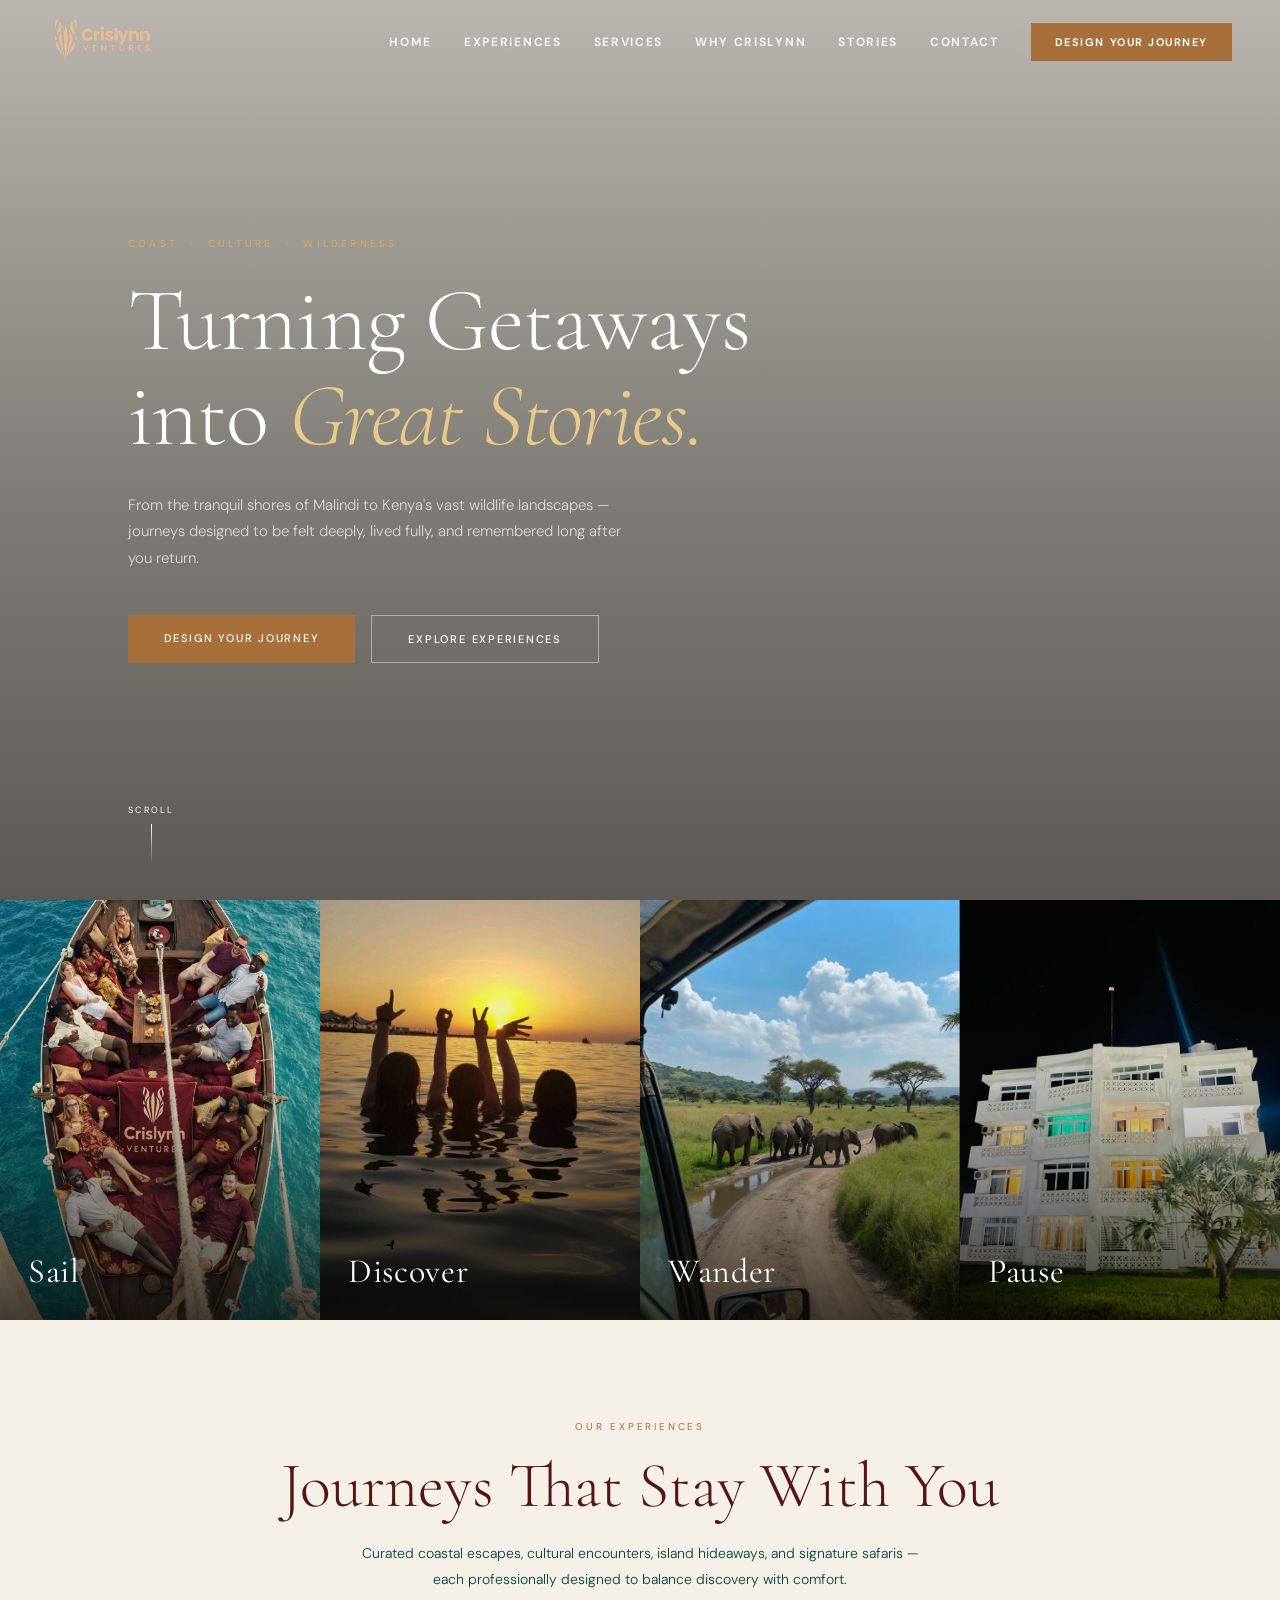
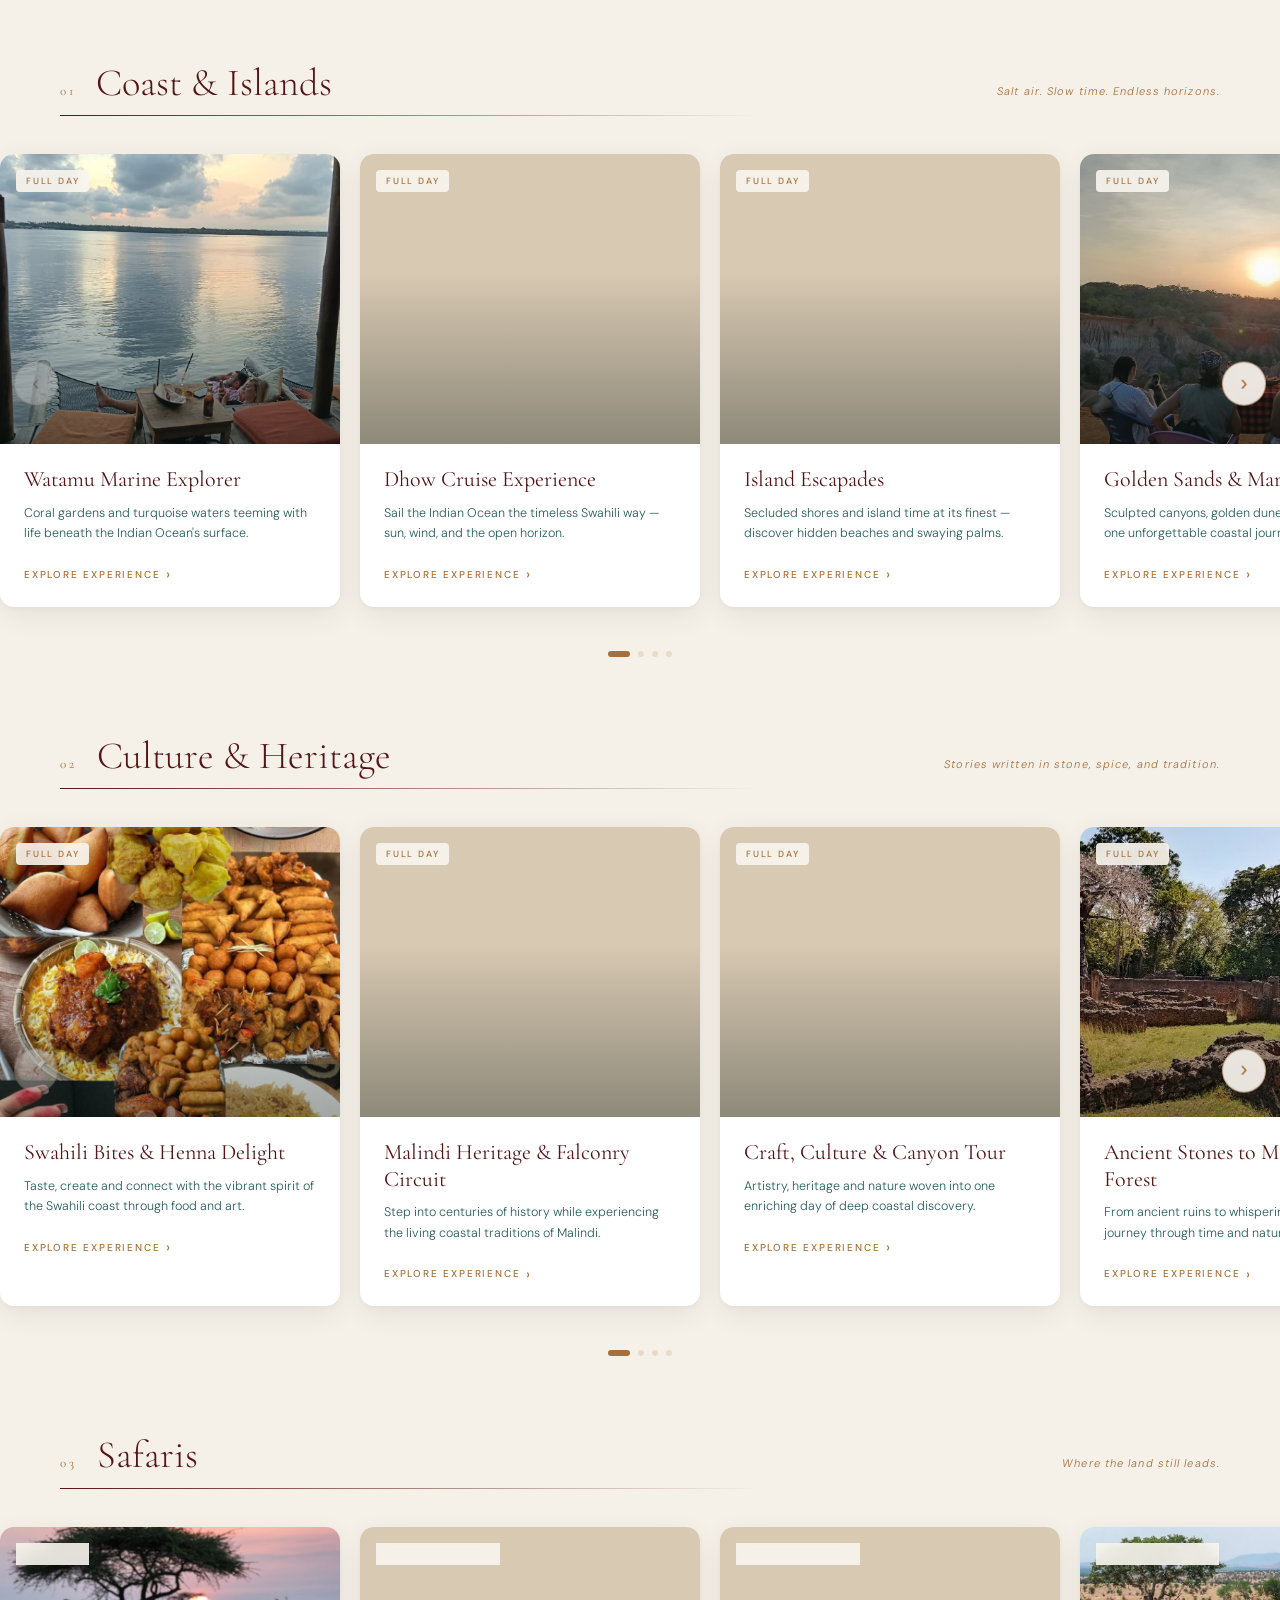
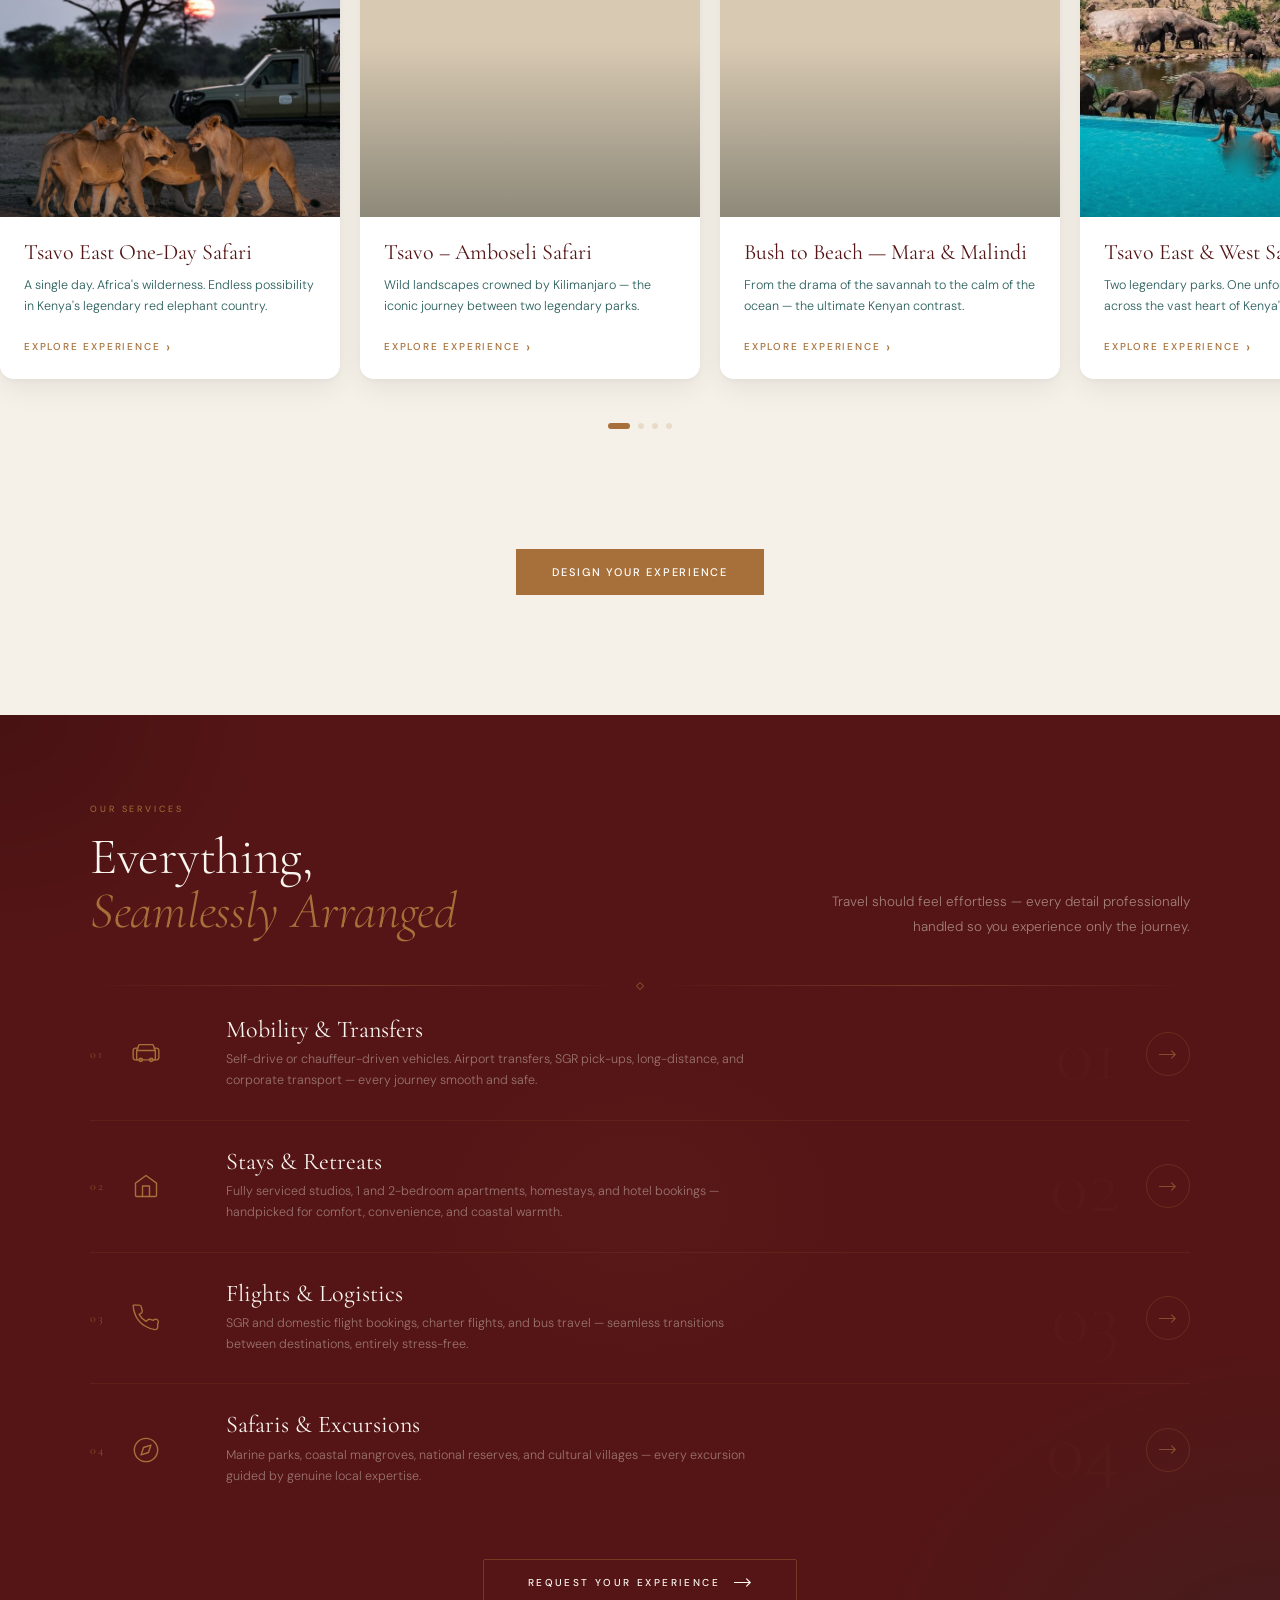
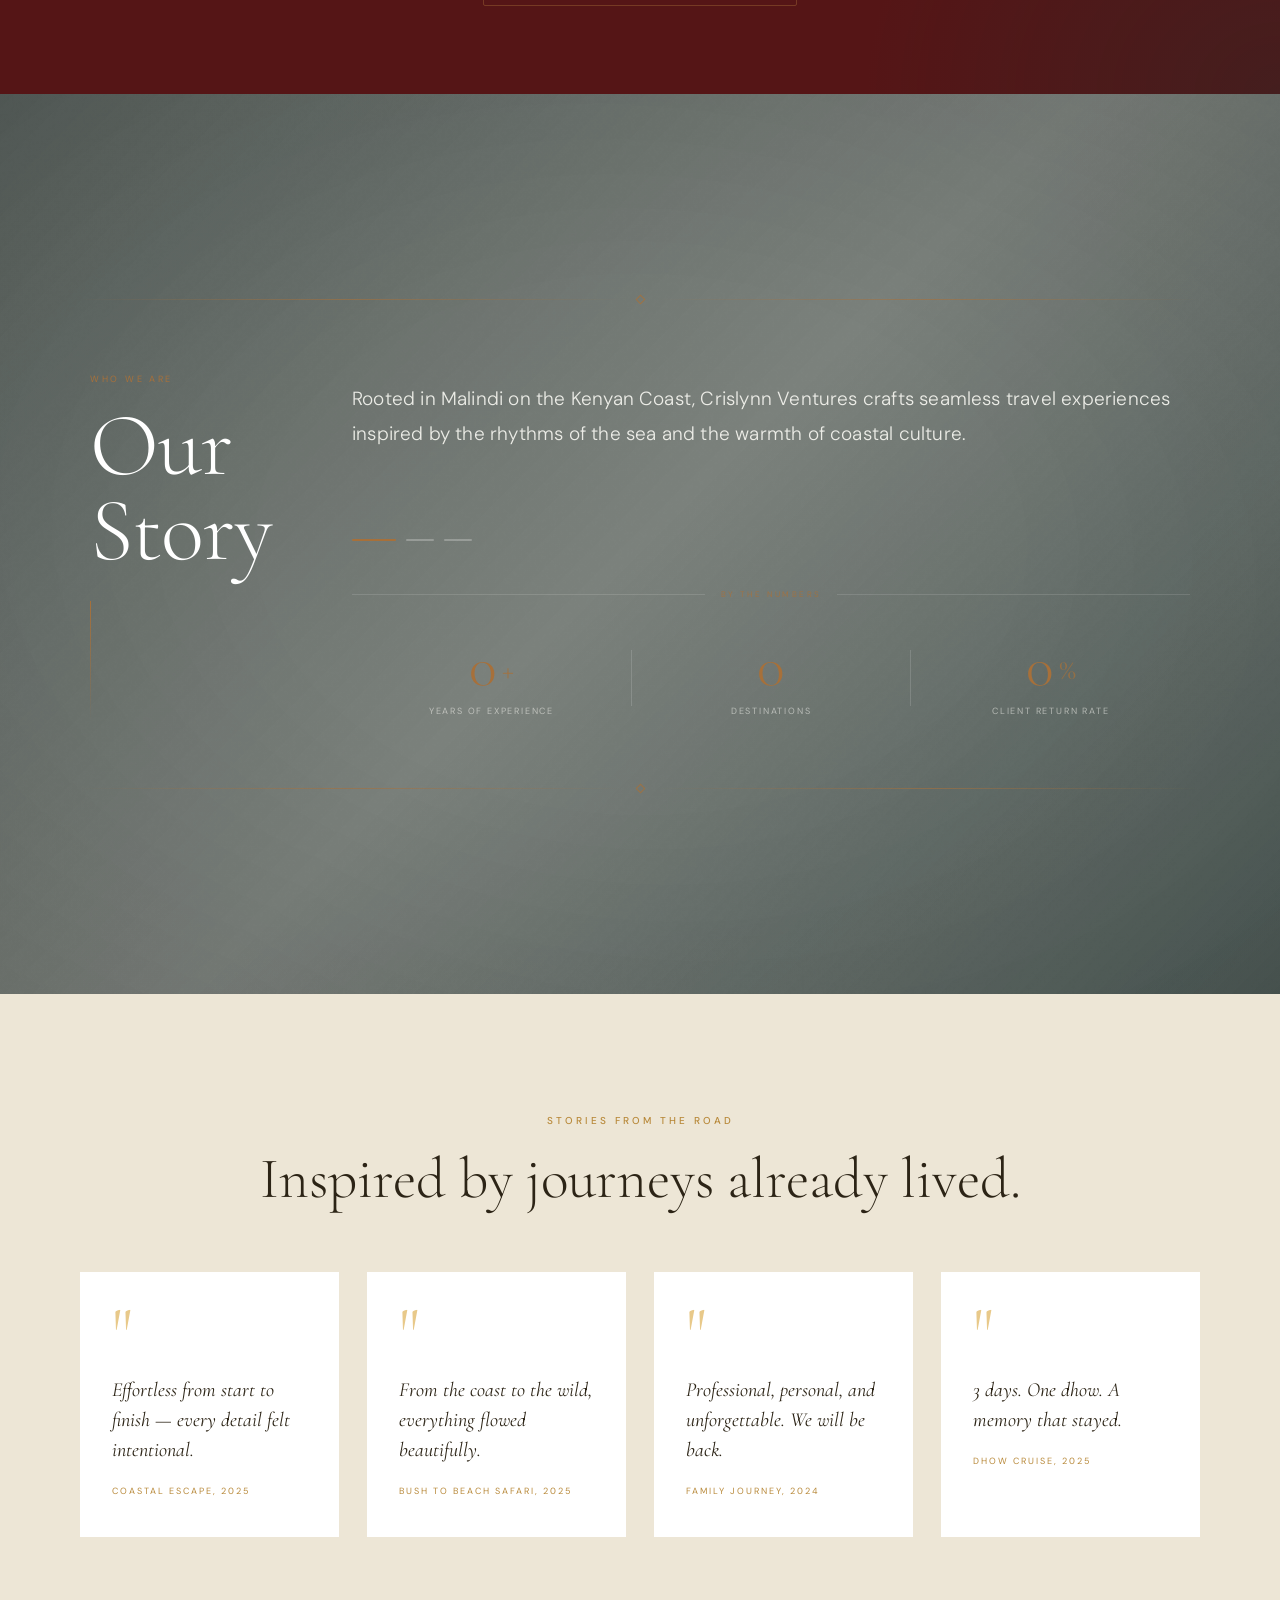
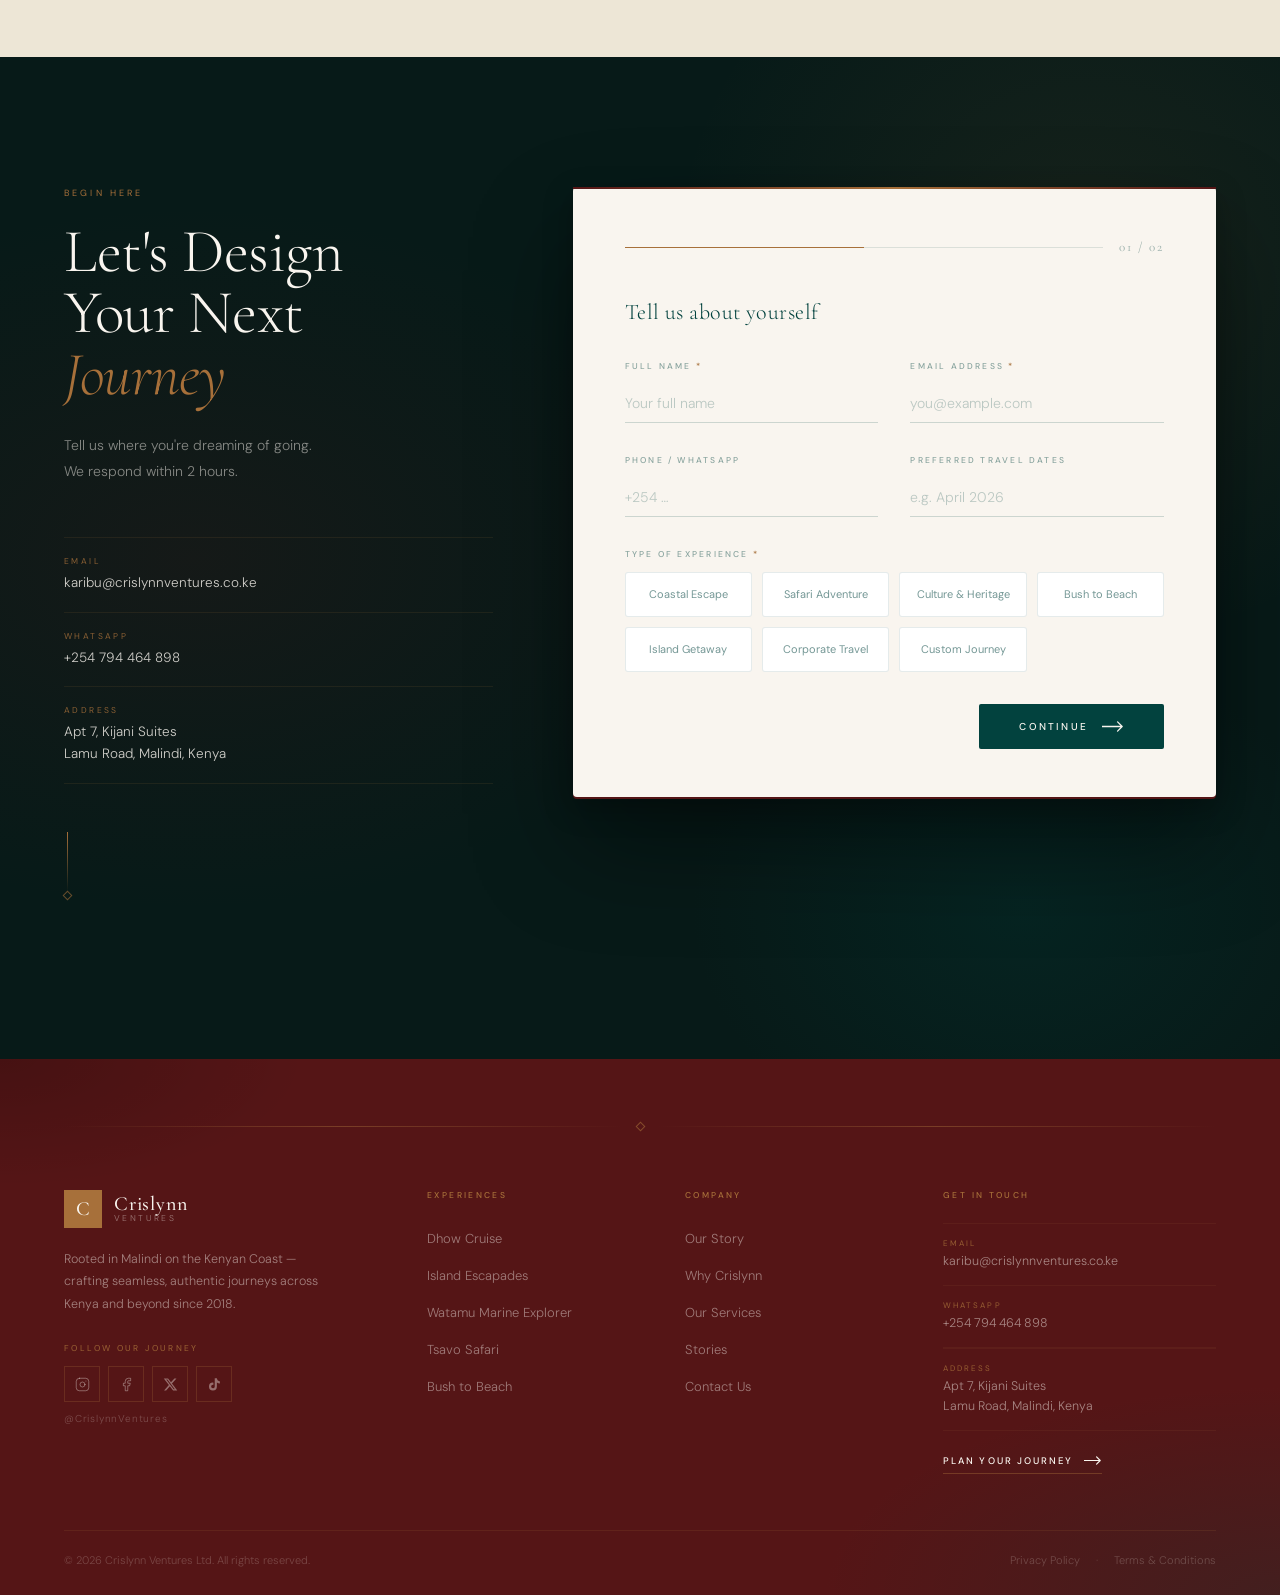
<file: index.html>
<!DOCTYPE html>
<html lang="en">
<head>
  <meta charset="UTF-8">
  <meta name="viewport" content="width=device-width, initial-scale=1.0">
  <title>Crislynn Ventures — Turning Getaways into Great Stories</title>
  <link rel="preconnect" href="https://fonts.googleapis.com">
  <link rel="preconnect" href="https://fonts.gstatic.com" crossorigin>
  <link href="https://fonts.googleapis.com/css2?family=Cormorant+Garamond:ital,wght@0,300;0,400;0,500;0,600;1,300;1,400;1,500&family=DM+Sans:ital,opsz,wght@0,9..40,300;0,9..40,400;0,9..40,500;0,9..40,600&display=swap" rel="stylesheet">
  <link rel="stylesheet" href="styles.css">
</head>
<body>

<!-- ── NAVBAR ── -->
<nav id="navbar">
  <div class="nav-logo">
  <img src="images/Crislynn-logo.png" alt="Crislynn Ventures Logo">
  </div>
  <ul class="nav-links">
    <li><a href="#hero">Home</a></li>
    <li><a href="#experiences">Experiences</a></li>
    <li><a href="#services">Services</a></li>
    <li><a href="#about">Why Crislynn</a></li>
    <li><a href="#stories">Stories</a></li>
    <li><a href="#contact">Contact</a></li>
    <li><a href="#contact" class="nav-cta">Design Your Journey</a></li>
  </ul>
  <div class="nav-burger" id="navBurger">
    <span></span><span></span><span></span>
  </div>
</nav>

<!-- ── HERO ── -->
<section id="hero">
  <div class="hero-bg">
  <video class="hero-video" autoplay muted loop playsinline>
      <source src="https://www.pexels.com/download/video/6168935/" type="video/mp4">
    </video>
    <div class="hero-video-overlay"></div>
  </div>
  <div class="hero-content">
    <p class="hero-eyebrow">Coast &nbsp;·&nbsp; Culture &nbsp;·&nbsp; Wilderness</p>
    <h1 class="hero-title">Turning Getaways<br>into <em>Great Stories.</em></h1>
    <p class="hero-sub">From the tranquil shores of Malindi to Kenya's vast wildlife landscapes — journeys designed to be felt deeply, lived fully, and remembered long after you return.</p>
    <div class="hero-btns">
      <a href="#contact" class="btn-primary">Design Your Journey</a>
      <a href="#experiences" class="btn-outline">Explore Experiences</a>
    </div>
  </div>
  <div class="hero-scroll">
    <span>Scroll</span>
    <div class="scroll-line"></div>
  </div>
</section>

<!-- ── VISUAL STORYTELLING STRIP ── -->
<section id="visual-strip">
  <div class="strip-grid">
    <div class="strip-card">
      <div class="strip-img" style="background-image:url('images/Sail.jpeg')"></div>
      <div class="strip-overlay"></div>
      <div class="strip-label">Sail</div>
    </div>
    <div class="strip-card">
      <div class="strip-img" style="background-image:url('images/Discover.jpeg')"></div>
      <div class="strip-overlay"></div>
      <div class="strip-label">Discover</div>
    </div>
    <div class="strip-card">
      <div class="strip-img" style="background-image:url('images/Wander.jpg')"></div>
      <div class="strip-overlay"></div>
      <div class="strip-label">Wander</div>
    </div>
    <div class="strip-card">
      <div class="strip-img" style="background-image:url('images/Pause.jpeg')"></div>
      <div class="strip-overlay"></div>
      <div class="strip-label">Pause</div>
    </div>
  </div>
</section>


<!-- ── EXPERIENCES SECTION ── -->
<section id="experiences">

  <!-- Header -->
  <div class="exp-header">
    <span class="exp-eyebrow">Our Experiences</span>
    <h2 class="exp-title">Journeys That Stay With You</h2>
    <p class="exp-intro">Curated coastal escapes, cultural encounters, island hideaways, and signature safaris — each professionally designed to balance discovery with comfort.</p>
  </div>


  <!-- ══════════════════════════════
       01 · COAST & ISLANDS
  ══════════════════════════════ -->
  <div class="exp-category" data-cat="0">
    <div class="exp-cat-header">
      <span class="exp-cat-num">01</span>
      <h3 class="exp-cat-title">Coast &amp; Islands</h3>
      <span class="exp-cat-tagline">Salt air. Slow time. Endless horizons.</span>
    </div>

    <div class="exp-slider-wrap">
      <button class="exp-arrow left" data-cat="0" onclick="slide(0,-1)">&#8249;</button>

      <div class="exp-track" id="track-0"
           onmousedown="dragStart(event,0)"
           onmousemove="dragMove(event,0)"
           onmouseup="dragEnd(0)"
           onmouseleave="dragEnd(0)"
           ontouchstart="touchStart(event,0)"
           ontouchmove="touchMove(event,0)"
           ontouchend="dragEnd(0)">

        <!-- CARD 1 -->
        <div class="exp-card">
          <div class="exp-media">
            <img class="exp-media-img" src="images/Watamu.jpeg" alt="Watamu Marine Explorer">
            <span class="exp-tag">Full Day</span>
          </div>
          <div class="exp-body">
            <h4 class="exp-card-title">Watamu Marine Explorer</h4>
            <p class="exp-card-desc">Coral gardens and turquoise waters teeming with life beneath the Indian Ocean's surface.</p>
            <a class="exp-link" href="WatamuMarineExplorer.html">Explore Experience <span class="exp-link-arrow">&#8250;</span></a>
          </div>
        </div>

        <!-- CARD 2 -->
        <div class="exp-card">
          <div class="exp-media">
            <video class="exp-media-img" autoplay muted loop playsinline>
              <source src="https://www.pexels.com/download/video/11025496/" type="video/mp4">
            </video>
            <span class="exp-tag">Full Day</span>
          </div>
          <div class="exp-body">
            <h4 class="exp-card-title">Dhow Cruise Experience</h4>
            <p class="exp-card-desc">Sail the Indian Ocean the timeless Swahili way — sun, wind, and the open horizon.</p>
            <a class="exp-link" href="dhowsCruiseExp.html">Explore Experience <span class="exp-link-arrow">&#8250;</span></a>
          </div>
        </div>

        <!-- CARD 3 -->
        <div class="exp-card">
          <div class="exp-media">
            <video class="exp-media-img" autoplay muted loop playsinline>
              <source src="https://www.pexels.com/download/video/17968553/" type="video/mp4">
            </video>
            <span class="exp-tag">Full Day</span>
          </div>
          <div class="exp-body">
            <h4 class="exp-card-title">Island Escapades</h4>
            <p class="exp-card-desc">Secluded shores and island time at its finest — discover hidden beaches and swaying palms.</p>
            <a class="exp-link" href="IslandEscapades.html">Explore Experience <span class="exp-link-arrow">&#8250;</span></a>
          </div>
        </div>

        <!-- CARD 4 -->
        <div class="exp-card">
          <div class="exp-media">
            <img class="exp-media-img" src="images/Marafa.jpeg" alt="Golden Sands & Marafa Sand Dunes">
            <span class="exp-tag">Full Day</span>
          </div>
          <div class="exp-body">
            <h4 class="exp-card-title">Golden Sands &amp; Marafa Dunes</h4>
            <p class="exp-card-desc">Sculpted canyons, golden dunes, and island calm — one unforgettable coastal journey.</p>
            <a class="exp-link" href="goldenSandsAndMarafaAdventure.html">Explore Experience <span class="exp-link-arrow">&#8250;</span></a>
          </div>
        </div>

      </div>

      <button class="exp-arrow right" data-cat="0" onclick="slide(0,1)">&#8250;</button>
    </div>
    <div class="exp-progress" id="dots-0"></div>
  </div>


  <!-- ══════════════════════════════
       02 · CULTURE & HERITAGE
  ══════════════════════════════ -->
  <div class="exp-category" data-cat="1">
    <div class="exp-cat-header">
      <span class="exp-cat-num">02</span>
      <h3 class="exp-cat-title">Culture &amp; Heritage</h3>
      <span class="exp-cat-tagline">Stories written in stone, spice, and tradition.</span>
    </div>

    <div class="exp-slider-wrap">
      <button class="exp-arrow left" data-cat="1" onclick="slide(1,-1)">&#8249;</button>

      <div class="exp-track" id="track-1"
           onmousedown="dragStart(event,1)"
           onmousemove="dragMove(event,1)"
           onmouseup="dragEnd(1)"
           onmouseleave="dragEnd(1)"
           ontouchstart="touchStart(event,1)"
           ontouchmove="touchMove(event,1)"
           ontouchend="dragEnd(1)">

        <!-- CARD 1 -->
        <div class="exp-card">
          <div class="exp-media">
            <img class="exp-media-img" src="images/Swahilifood.jpeg" alt="Swahili Bites & Henna Delight">
            <span class="exp-tag">Full Day</span>
          </div>
          <div class="exp-body">
            <h4 class="exp-card-title">Swahili Bites &amp; Henna Delight</h4>
            <p class="exp-card-desc">Taste, create and connect with the vibrant spirit of the Swahili coast through food and art.</p>
            <a class="exp-link" href="swahilibites.html">Explore Experience <span class="exp-link-arrow">&#8250;</span></a>
          </div>
        </div>

        <!-- CARD 2 -->
        <div class="exp-card">
          <div class="exp-media">
            <video class="exp-media-img" autoplay muted loop playsinline>
              <source src="videos/MalindiCulture.mp4" type="video/mp4">
            </video>
            <span class="exp-tag">Full Day</span>
          </div>
          <div class="exp-body">
            <h4 class="exp-card-title">Malindi Heritage &amp; Falconry Circuit</h4>
            <p class="exp-card-desc">Step into centuries of history while experiencing the living coastal traditions of Malindi.</p>
            <a class="exp-link" href="Malindiheritage.html">Explore Experience <span class="exp-link-arrow">&#8250;</span></a>
          </div>
        </div>

        <!-- CARD 3 -->
        <div class="exp-card">
          <div class="exp-media">
            <video class="exp-media-img" autoplay muted loop playsinline>
              <source src="https://www.pexels.com/download/video/3967167/" type="video/mp4">
            </video>
            <span class="exp-tag">Full Day</span>
          </div>
          <div class="exp-body">
            <h4 class="exp-card-title">Craft, Culture &amp; Canyon Tour</h4>
            <p class="exp-card-desc">Artistry, heritage and nature woven into one enriching day of deep coastal discovery.</p>
            <a class="exp-link" href="CraftCultureCanyon.html">Explore Experience <span class="exp-link-arrow">&#8250;</span></a>
          </div>
        </div>

        <!-- CARD 4 -->
        <div class="exp-card">
          <div class="exp-media">
            <img class="exp-media-img" src="images/Ancientstones.jpeg" alt="Ancient Stones to Mangrove Forest">
            <span class="exp-tag">Full Day</span>
          </div>
          <div class="exp-body">
            <h4 class="exp-card-title">Ancient Stones to Mangrove Forest</h4>
            <p class="exp-card-desc">From ancient ruins to whispering mangroves — a journey through time and nature combined.</p>
            <a class="exp-link" href="ancientStones.html">Explore Experience <span class="exp-link-arrow">&#8250;</span></a>
          </div>
        </div>

      </div>

      <button class="exp-arrow right" data-cat="1" onclick="slide(1,1)">&#8250;</button>
    </div>
    <div class="exp-progress" id="dots-1"></div>
  </div>


  <!-- ══════════════════════════════
       03 · SAFARIS
  ══════════════════════════════ -->
  <div class="exp-category" data-cat="2">
    <div class="exp-cat-header">
      <span class="exp-cat-num">03</span>
      <h3 class="exp-cat-title">Safaris</h3>
      <span class="exp-cat-tagline">Where the land still leads.</span>
    </div>

    <div class="exp-slider-wrap">
      <button class="exp-arrow left" data-cat="2" onclick="slide(2,-1)">&#8249;</button>

      <div class="exp-track" id="track-2"
           onmousedown="dragStart(event,2)"
           onmousemove="dragMove(event,2)"
           onmouseup="dragEnd(2)"
           onmouseleave="dragEnd(2)"
           ontouchstart="touchStart(event,2)"
           ontouchmove="touchMove(event,2)"
           ontouchend="dragEnd(2)">

        <!-- CARD 1 -->
        <div class="exp-card">
          <div class="exp-media">
            <img class="exp-media-img" src="images/Tsavoeast.jpg" alt="Tsavo East One-Day Safari">
            <span class="exp-tag">Full Day</span>
          </div>
          <div class="exp-body">
            <h4 class="exp-card-title">Tsavo East One-Day Safari</h4>
            <p class="exp-card-desc">A single day. Africa's wilderness. Endless possibility in Kenya's legendary red elephant country.</p>
            <a class="exp-link" href="TsavoEast.html">Explore Experience <span class="exp-link-arrow">&#8250;</span></a>
          </div>
        </div>

        <!-- CARD 2 -->
        <div class="exp-card">
          <div class="exp-media">
            <video class="exp-media-img" autoplay muted loop playsinline>
              <source src="videos/Amboseli.mp4" type="video/mp4">
            </video>
            <span class="exp-tag">4 days &middot; 3 nights</span>
          </div>
          <div class="exp-body">
            <h4 class="exp-card-title">Tsavo – Amboseli Safari</h4>
            <p class="exp-card-desc">Wild landscapes crowned by Kilimanjaro — the iconic journey between two legendary parks.</p>
            <a class="exp-link" href="tsavoAmboseli.html">Explore Experience <span class="exp-link-arrow">&#8250;</span></a>
          </div>
        </div>

        <!-- CARD 3 -->
        <div class="exp-card">
          <div class="exp-media">
            <video class="exp-media-img" autoplay muted loop playsinline>
              <source src="videos/Maasaimara.mp4" type="video/mp4">
            </video>
            <span class="exp-tag">7 days &middot; 6 nights</span>
          </div>
          <div class="exp-body">
            <h4 class="exp-card-title">Bush to Beach — Mara &amp; Malindi</h4>
            <p class="exp-card-desc">From the drama of the savannah to the calm of the ocean — the ultimate Kenyan contrast.</p>
            <a class="exp-link" href="bushToBeachSafiris.html">Explore Experience <span class="exp-link-arrow">&#8250;</span></a>
          </div>
        </div>

        <!-- CARD 4 -->
        <div class="exp-card">
          <div class="exp-media">
            <img class="exp-media-img" src="images/TsavoEastandWest.jpg" alt="Tsavo East & West Safari">
            <span class="exp-tag">3 days &middot; 2 nights</span>
          </div>
          <div class="exp-body">
            <h4 class="exp-card-title">Tsavo East &amp; West Safari</h4>
            <p class="exp-card-desc">Two legendary parks. One unforgettable safari across the vast heart of Kenya's wilderness.</p>
            <a class="exp-link" href="TsavoEastWest.html">Explore Experience <span class="exp-link-arrow">&#8250;</span></a>
          </div>
        </div>

      </div>

      <button class="exp-arrow right" data-cat="2" onclick="slide(2,1)">&#8250;</button>
    </div>
    <div class="exp-progress" id="dots-2"></div>
  </div>


  <!-- CTA -->
  <div class="exp-cta">
    <a href="#contact" class="btn-primary">Design Your Experience</a>
  </div>

</section>

<!-- ════════════════════════════════════════════
     SERVICES SECTION — Luxury Redesign
     Background #551516 · Gold #a7703a · Green #02423e
════════════════════════════════════════════ -->

<section id="services">

  <!-- Ambient depth layers -->
  <div class="sv-ambient"></div>

  <div class="sv-wrap">

    <!-- ── Header ── -->
    <div class="sv-header">
      <div class="sv-header-left">
        <span class="sv-eyebrow">Our Services</span>
        <h2 class="sv-title">Everything,<br><em>Seamlessly Arranged</em></h2>
      </div>
      <p class="sv-sub">Travel should feel effortless — every detail professionally handled so you experience only the journey.</p>
    </div>

    <!-- ── Divider ── -->
    <div class="sv-rule">
      <span class="sv-rule-line"></span>
      <span class="sv-rule-diamond"></span>
      <span class="sv-rule-line"></span>
    </div>

    <!-- ── Service rows ── -->
    <div class="sv-list">

      <!-- 01 -->
      <div class="sv-item" tabindex="0">
        <div class="sv-item-left">
          <span class="sv-num">01</span>
          <div class="sv-icon">
            <!-- Car / mobility -->
            <svg viewBox="0 0 24 24" fill="none" stroke="currentColor" stroke-width="1.2" stroke-linecap="round" stroke-linejoin="round">
              <path d="M5 17H3a2 2 0 0 1-2-2V9a2 2 0 0 1 2-2h2"/>
              <path d="M19 17h2a2 2 0 0 0 2-2V9a2 2 0 0 0-2-2h-2"/>
              <path d="M4 9l2-5h12l2 5"/>
              <path d="M4 9h16v8H4z"/>
              <circle cx="7.5" cy="17" r="1.5"/>
              <circle cx="16.5" cy="17" r="1.5"/>
            </svg>
          </div>
        </div>
        <div class="sv-item-body">
          <h4 class="sv-name">Mobility &amp; Transfers</h4>
          <p class="sv-desc">Self-drive or chauffeur-driven vehicles. Airport transfers, SGR pick-ups, long-distance, and corporate transport — every journey smooth and safe.</p>
        </div>
        <div class="sv-item-right">
          <a href="#contact" class="sv-link" aria-label="Enquire about Mobility & Transfers">
            <svg viewBox="0 0 20 10" fill="none">
              <path d="M0 5h18M14 1l4 4-4 4" stroke="currentColor" stroke-width="1.3" stroke-linecap="round" stroke-linejoin="round"/>
            </svg>
          </a>
        </div>
        <span class="sv-watermark">01</span>
      </div>

      <div class="sv-divider"></div>

      <!-- 02 -->
      <div class="sv-item" tabindex="0">
        <div class="sv-item-left">
          <span class="sv-num">02</span>
          <div class="sv-icon">
            <!-- Home / stays -->
            <svg viewBox="0 0 24 24" fill="none" stroke="currentColor" stroke-width="1.2" stroke-linecap="round" stroke-linejoin="round">
              <path d="M3 9.5L12 3l9 6.5V20a1 1 0 0 1-1 1H4a1 1 0 0 1-1-1V9.5z"/>
              <path d="M9 21V12h6v9"/>
            </svg>
          </div>
        </div>
        <div class="sv-item-body">
          <h4 class="sv-name">Stays &amp; Retreats</h4>
          <p class="sv-desc">Fully serviced studios, 1 and 2-bedroom apartments, homestays, and hotel bookings — handpicked for comfort, convenience, and coastal warmth.</p>
        </div>
        <div class="sv-item-right">
          <a href="#contact" class="sv-link" aria-label="Enquire about Stays & Retreats">
            <svg viewBox="0 0 20 10" fill="none">
              <path d="M0 5h18M14 1l4 4-4 4" stroke="currentColor" stroke-width="1.3" stroke-linecap="round" stroke-linejoin="round"/>
            </svg>
          </a>
        </div>
        <span class="sv-watermark">02</span>
      </div>

      <div class="sv-divider"></div>

      <!-- 03 -->
      <div class="sv-item" tabindex="0">
        <div class="sv-item-left">
          <span class="sv-num">03</span>
          <div class="sv-icon">
            <!-- Plane / flights -->
            <svg viewBox="0 0 24 24" fill="none" stroke="currentColor" stroke-width="1.2" stroke-linecap="round" stroke-linejoin="round">
              <path d="M22 16.92v3a2 2 0 0 1-2.18 2 19.79 19.79 0 0 1-8.63-3.07A19.5 19.5 0 0 1 3.07 9.8 19.79 19.79 0 0 1 .99 1.17 2 2 0 0 1 3 .99h3a2 2 0 0 1 2 1.72c.13.96.36 1.9.7 2.81a2 2 0 0 1-.45 2.11L6.09 8.91a16 16 0 0 0 6 6l1.27-1.27a2 2 0 0 1 2.11-.45c.91.34 1.85.57 2.81.7A2 2 0 0 1 22 16.92z"/>
            </svg>
          </div>
        </div>
        <div class="sv-item-body">
          <h4 class="sv-name">Flights &amp; Logistics</h4>
          <p class="sv-desc">SGR and domestic flight bookings, charter flights, and bus travel — seamless transitions between destinations, entirely stress-free.</p>
        </div>
        <div class="sv-item-right">
          <a href="#contact" class="sv-link" aria-label="Enquire about Flights & Logistics">
            <svg viewBox="0 0 20 10" fill="none">
              <path d="M0 5h18M14 1l4 4-4 4" stroke="currentColor" stroke-width="1.3" stroke-linecap="round" stroke-linejoin="round"/>
            </svg>
          </a>
        </div>
        <span class="sv-watermark">03</span>
      </div>

      <div class="sv-divider"></div>

      <!-- 04 -->
      <div class="sv-item" tabindex="0">
        <div class="sv-item-left">
          <span class="sv-num">04</span>
          <div class="sv-icon">
            <!-- Compass / safaris -->
            <svg viewBox="0 0 24 24" fill="none" stroke="currentColor" stroke-width="1.2" stroke-linecap="round" stroke-linejoin="round">
              <circle cx="12" cy="12" r="10"/>
              <polygon points="16.24,7.76 14.12,14.12 7.76,16.24 9.88,9.88"/>
            </svg>
          </div>
        </div>
        <div class="sv-item-body">
          <h4 class="sv-name">Safaris &amp; Excursions</h4>
          <p class="sv-desc">Marine parks, coastal mangroves, national reserves, and cultural villages — every excursion guided by genuine local expertise.</p>
        </div>
        <div class="sv-item-right">
          <a href="#contact" class="sv-link" aria-label="Enquire about Safaris & Excursions">
            <svg viewBox="0 0 20 10" fill="none">
              <path d="M0 5h18M14 1l4 4-4 4" stroke="currentColor" stroke-width="1.3" stroke-linecap="round" stroke-linejoin="round"/>
            </svg>
          </a>
        </div>
        <span class="sv-watermark">04</span>
      </div>

    </div>

    <!-- ── CTA ── -->
    <div class="sv-cta">
      <a href="#contact" class="sv-cta-btn">
        <span>Request Your Experience</span>
        <svg viewBox="0 0 20 10" fill="none">
          <path d="M0 5h18M14 1l4 4-4 4" stroke="currentColor" stroke-width="1.3" stroke-linecap="round" stroke-linejoin="round"/>
        </svg>
      </a>
    </div>

  </div>
</section>

<!-- ══════════════════════════════════════════════
     ABOUT SECTION
     Paste this block in place of your old #about
══════════════════════════════════════════════ -->

<section id="about">

  <!-- ── Cinematic Video Background ── -->
  <div class="about-video-wrap">
    <video class="about-video" autoplay muted loop playsinline preload="auto">
      <source src="https://www.pexels.com/download/video/13132357/" type="video/mp4">
    </video>
    <!-- Layered overlays for depth & readability -->
    <div class="about-overlay-base"></div>
    <div class="about-overlay-vignette"></div>
    <div class="about-overlay-grain"></div>
  </div>

  <!-- ── Decorative rule top ── -->
  <div class="about-rule-top">
    <span class="about-rule-line"></span>
    <span class="about-rule-diamond"></span>
    <span class="about-rule-line"></span>
  </div>

  <div class="about-inner">

    <!-- ── Left column: eyebrow + title + line ── -->
    <div class="about-left">
      <span class="about-eyebrow">Who We Are</span>
      <h2 class="about-heading">Our<br>Story</h2>
      <div class="about-vert-rule"></div>
    </div>

    <!-- ── Right column: rotating story + stats ── -->
    <div class="about-right">

      <!-- Story slides -->
      <div class="about-story-wrap" id="aboutStoryWrap">

        <div class="about-slide active" data-index="0">
          <p>Rooted in Malindi on the Kenyan Coast, Crislynn Ventures crafts seamless travel experiences inspired by the rhythms of the sea and the warmth of coastal culture.</p>
        </div>

        <div class="about-slide" data-index="1">
          <p>Our deep connection to the coast allows us to curate journeys that feel authentic, immersive, and truly unforgettable — beyond what any guidebook can offer.</p>
        </div>

        <div class="about-slide" data-index="2">
          <p>From curated mobility to hand-picked accommodations and unique cultural experiences, every journey is designed with extraordinary care.</p>
        </div>

      </div>

      <!-- Slide nav dots -->
      <div class="about-slide-nav" id="aboutSlideNav">
        <button class="about-dot active" data-slide="0" aria-label="Story 1"></button>
        <button class="about-dot" data-slide="1" aria-label="Story 2"></button>
        <button class="about-dot" data-slide="2" aria-label="Story 3"></button>
      </div>

      <!-- Divider -->
      <div class="about-stat-divider">
        <span></span>
        <span class="about-stat-divider-label">By The Numbers</span>
        <span></span>
      </div>

      <!-- Stats row -->
      <div class="about-stats" id="aboutStats">

        <div class="about-stat">
          <span class="about-stat-num">
            <span class="counter" data-target="8">0</span>
          </span>
          <span class="about-stat-suffix">+</span>
          <small class="about-stat-label">Years of Experience</small>
        </div>

        <div class="about-stat-sep"></div>

        <div class="about-stat">
          <span class="about-stat-num">
            <span class="counter" data-target="12">0</span>
          </span>
          <span class="about-stat-suffix"></span>
          <small class="about-stat-label">Destinations</small>
        </div>

        <div class="about-stat-sep"></div>

        <div class="about-stat">
          <span class="about-stat-num">
            <span class="counter" data-target="98">0</span>
          </span>
          <span class="about-stat-suffix">%</span>
          <small class="about-stat-label">Client Return Rate</small>
        </div>

      </div>

    </div>
  </div>

  <!-- ── Decorative rule bottom ── -->
  <div class="about-rule-bottom">
    <span class="about-rule-line"></span>
    <span class="about-rule-diamond"></span>
    <span class="about-rule-line"></span>
  </div>

</section>

<!-- ── WHY US ── 
<section id="why-us">
  <p class="section-eyebrow reveal">The Crislynn Difference</p>
  <h2 class="section-title reveal reveal-delay-1">Thoughtfully Designed.<br>Professionally Delivered.</h2>
  <div class="pillars-grid">
    <div class="pillar reveal">
      <div class="pillar-icon">
        <svg viewBox="0 0 24 24" fill="none" stroke="currentColor" stroke-width="1.5"><path d="M4 6h16M4 10h10M4 14h7M4 18h4"/></svg>
      </div>
      <div class="pillar-dot"></div>
      <div class="pillar-name">Tailored, Never Templated</div>
      <p class="pillar-desc">Every journey is crafted from scratch around your pace, style, and interests — never off a shelf.</p>
    </div>
    <div class="pillar reveal reveal-delay-1">
      <div class="pillar-icon">
        <svg viewBox="0 0 24 24" fill="none" stroke="currentColor" stroke-width="1.5"><path d="M12 3C8 3 4 7 4 12c0 3 1.5 5.5 4 7M12 3c4 0 8 4 8 9 0 3-1.5 5.5-4 7M12 3v18M4 12h16"/></svg>
      </div>
      <div class="pillar-dot"></div>
      <div class="pillar-name">Coastal Roots, National Reach</div>
      <p class="pillar-desc">Our foundation in the coast ensures authenticity, while our offerings span Kenya and beyond.</p>
    </div>
    <div class="pillar reveal reveal-delay-2">
      <div class="pillar-icon">
        <svg viewBox="0 0 24 24" fill="none" stroke="currentColor" stroke-width="1.5"><path d="M17 21v-2a4 4 0 00-4-4H5a4 4 0 00-4 4v2"/><circle cx="9" cy="7" r="4"/><path d="M23 21v-2a4 4 0 00-3-3.87M16 3.13a4 4 0 010 7.75"/></svg>
      </div>
      <div class="pillar-dot"></div>
      <div class="pillar-name">Trusted Local Partners</div>
      <p class="pillar-desc">Carefully selected guides and partners who share our commitment to safety, comfort, and authenticity.</p>
    </div>
    <div class="pillar reveal reveal-delay-3">
      <div class="pillar-icon">
        <svg viewBox="0 0 24 24" fill="none" stroke="currentColor" stroke-width="1.5"><circle cx="12" cy="12" r="9"/><path d="M12 7v5l3 3"/></svg>
      </div>
      <div class="pillar-dot"></div>
      <div class="pillar-name">Seamless from Start to Finish</div>
      <p class="pillar-desc">Mobility, stays, flights, and excursions — all handled under one trusted brand so you arrive fully present.</p>
    </div>
  </div>
</section>
-->

<!-- ── STORIES ── -->
<section id="stories">
  <div class="stories-inner">
    <p class="section-eyebrow reveal">Stories From the Road</p>
    <h2 class="section-title reveal reveal-delay-1">Inspired by journeys already lived.</h2>
    <div class="stories-grid">
      <div class="story-quote reveal">
        <div class="quote-mark">"</div>
        <p class="quote-text">Effortless from start to finish — every detail felt intentional.</p>
        <div class="quote-source">Coastal Escape, 2025</div>
      </div>
      <div class="story-quote reveal reveal-delay-1">
        <div class="quote-mark">"</div>
        <p class="quote-text">From the coast to the wild, everything flowed beautifully.</p>
        <div class="quote-source">Bush to Beach Safari, 2025</div>
      </div>
      <div class="story-quote reveal reveal-delay-2">
        <div class="quote-mark">"</div>
        <p class="quote-text">Professional, personal, and unforgettable. We will be back.</p>
        <div class="quote-source">Family Journey, 2024</div>
      </div>
      <div class="story-quote reveal reveal-delay-3">
        <div class="quote-mark">"</div>
        <p class="quote-text">3 days. One dhow. A memory that stayed.</p>
        <div class="quote-source">Dhow Cruise, 2025</div>
      </div>
    </div>
  </div>
</section>

<!-- ════════════════════════════════════════════════════
     CONTACT SECTION — Luxury Redesign
     Email via FormSubmit.co (zero backend).
     First submission triggers a one-time activation
     email to karibu@crislynnventures.co.ke — click it.
     Every subsequent submission arrives as a formatted
     table with all client details clearly labelled.
════════════════════════════════════════════════════ -->

<section id="contact">

  <!-- Ambient background texture -->
  <div class="ct-ambient"></div>

  <div class="ct-wrap">

    <!-- ══════════════════════════
         LEFT — Editorial panel
    ══════════════════════════ -->
    <div class="ct-left">

      <div class="ct-left-inner">
        <span class="ct-eyebrow">Begin Here</span>

        <h2 class="ct-heading">
          Let's Design<br>
          Your Next<br>
          <span class="ct-heading-italic">Journey</span>
        </h2>

        <p class="ct-tagline">
          Tell us where you're dreaming of going.<br>
          We respond within 2 hours.
        </p>

        <div class="ct-info-block">

          <a class="ct-info-row" href="mailto:karibu@crislynnventures.co.ke">
            <span class="ct-info-label">Email</span>
            <span class="ct-info-value">karibu@crislynnventures.co.ke</span>
          </a>

          <a class="ct-info-row" href="https://wa.me/254794464898" target="_blank" rel="noopener">
            <span class="ct-info-label">WhatsApp</span>
            <span class="ct-info-value">+254 794 464 898</span>
          </a>

          <div class="ct-info-row">
            <span class="ct-info-label">Address</span>
            <span class="ct-info-value">Apt 7, Kijani Suites<br>Lamu Road, Malindi, Kenya</span>
          </div>

        </div>

        <!-- Decorative vertical ornament -->
        <div class="ct-ornament">
          <span class="ct-ornament-line"></span>
          <span class="ct-ornament-diamond"></span>
          <span class="ct-ornament-line ct-ornament-line--short"></span>
        </div>

      </div>
    </div>

    <!-- ══════════════════════════
         RIGHT — Form
    ══════════════════════════ -->
    <div class="ct-right">
      <div class="ct-form-card">

        <!-- Step indicator -->
        <div class="ct-step-bar">
          <div class="ct-step-track">
            <div class="ct-step-fill" id="ctFill"></div>
          </div>
          <span class="ct-step-label" id="ctStepLbl">01 / 02</span>
        </div>

        <form
          id="ctForm"
          action="https://formsubmit.co/karibu@crislynnventures.co.ke"
          method="POST"
          novalidate>

          <!-- FormSubmit config -->
          <input type="hidden" name="_subject"  value="New Journey Enquiry — Crislynn Ventures">
          <input type="hidden" name="_template" value="table">
          <input type="hidden" name="_captcha"  value="false">
          <input type="text"   name="_honey"    style="display:none">

          <!-- ── STEP 1: Who are you ── -->
          <div class="ct-step-panel" id="ctPanel1">

            <p class="ct-panel-title">Tell us about yourself</p>

            <div class="ct-grid-2">
              <div class="ct-field">
                <label for="ctName">Full Name <span class="ct-ast">*</span></label>
                <input id="ctName" name="Full Name" type="text" placeholder="Your full name" autocomplete="name" required>
                <i class="ct-line"></i>
              </div>
              <div class="ct-field">
                <label for="ctEmail">Email Address <span class="ct-ast">*</span></label>
                <input id="ctEmail" name="Email Address" type="email" placeholder="you@example.com" autocomplete="email" required>
                <i class="ct-line"></i>
              </div>
            </div>

            <div class="ct-grid-2">
              <div class="ct-field">
                <label for="ctPhone">Phone / WhatsApp</label>
                <input id="ctPhone" name="Phone / WhatsApp" type="tel" placeholder="+254 …" autocomplete="tel">
                <i class="ct-line"></i>
              </div>
              <div class="ct-field">
                <label for="ctDates">Preferred Travel Dates</label>
                <input id="ctDates" name="Preferred Travel Dates" type="text" placeholder="e.g. April 2026">
                <i class="ct-line"></i>
              </div>
            </div>

            <div class="ct-field">
              <label>Type of Experience <span class="ct-ast">*</span></label>
              <div class="ct-tiles" id="ctTiles">
                <button type="button" class="ct-tile" data-value="Coastal Escape">
                  <span class="ct-tile-name">Coastal Escape</span>
                </button>
                <button type="button" class="ct-tile" data-value="Safari Adventure">
                  <span class="ct-tile-name">Safari Adventure</span>
                </button>
                <button type="button" class="ct-tile" data-value="Culture & Heritage Tour">
                  <span class="ct-tile-name">Culture &amp; Heritage</span>
                </button>
                <button type="button" class="ct-tile" data-value="Bush to Beach Combo">
                  <span class="ct-tile-name">Bush to Beach</span>
                </button>
                <button type="button" class="ct-tile" data-value="Island Getaway">
                  <span class="ct-tile-name">Island Getaway</span>
                </button>
                <button type="button" class="ct-tile" data-value="Corporate Travel">
                  <span class="ct-tile-name">Corporate Travel</span>
                </button>
                <button type="button" class="ct-tile" data-value="Custom Journey">
                  <span class="ct-tile-name">Custom Journey</span>
                </button>
              </div>
              <input type="hidden" id="ctExp" name="Type of Experience">
            </div>

            <div class="ct-actions ct-actions--right">
              <button type="button" class="ct-btn-next" id="ctNextBtn" onclick="ctNext()">
                <span>Continue</span>
                <svg viewBox="0 0 24 12" fill="none"><path d="M0 6h22M17 1l5 5-5 5" stroke="currentColor" stroke-width="1.4" stroke-linecap="round" stroke-linejoin="round"/></svg>
              </button>
            </div>

          </div>

          <!-- ── STEP 2: Your journey ── -->
          <div class="ct-step-panel ct-step-panel--hidden" id="ctPanel2">

            <p class="ct-panel-title">Describe your dream journey</p>

            <div class="ct-grid-2">
              <div class="ct-field">
                <label for="ctGuests">Number of Guests</label>
                <div class="ct-guests">
                  <button type="button" class="ct-g-btn" onclick="ctAdjGuests(-1)">
                    <svg viewBox="0 0 14 2" fill="none"><path d="M1 1h12" stroke="currentColor" stroke-width="1.5" stroke-linecap="round"/></svg>
                  </button>
                  <span class="ct-g-val" id="ctGuestVal">2</span>
                  <button type="button" class="ct-g-btn" onclick="ctAdjGuests(1)">
                    <svg viewBox="0 0 14 14" fill="none"><path d="M7 1v12M1 7h12" stroke="currentColor" stroke-width="1.5" stroke-linecap="round"/></svg>
                  </button>
                </div>
                <input type="hidden" id="ctGuestsH" name="Number of Guests" value="2 guests">
                <i class="ct-line"></i>
              </div>
              <div class="ct-field">
                <label for="ctHeard">How did you hear about us?</label>
                <div class="ct-select-shell">
                  <select id="ctHeard" name="How They Heard About Us">
                    <option value="" disabled selected>Optional…</option>
                    <option>Google / Search</option>
                    <option>Instagram</option>
                    <option>Facebook</option>
                    <option>Friend / Referral</option>
                    <option>Travel Agent</option>
                    <option>Other</option>
                  </select>
                  <svg class="ct-chevron" viewBox="0 0 12 7" fill="none"><path d="M1 1l5 5 5-5" stroke="currentColor" stroke-width="1.3" stroke-linecap="round"/></svg>
                </div>
                <i class="ct-line"></i>
              </div>
            </div>

            <div class="ct-field">
              <label for="ctMsg">Your dream journey <span class="ct-ast">*</span></label>
              <textarea id="ctMsg" name="Dream Journey Details" placeholder="Where do you want to go? What matters most — adventure, culture, relaxation? Any special occasion we should know about?" required></textarea>
              <i class="ct-line"></i>
            </div>

            <div class="ct-actions ct-actions--split">
              <button type="button" class="ct-btn-back" onclick="ctBack()">
                <svg viewBox="0 0 24 12" fill="none"><path d="M24 6H2M7 1L2 6l5 5" stroke="currentColor" stroke-width="1.4" stroke-linecap="round" stroke-linejoin="round"/></svg>
                <span>Back</span>
              </button>
              <button type="submit" class="ct-btn-submit" id="ctSubBtn">
                <span id="ctSubLbl">Send Enquiry</span>
                <svg viewBox="0 0 24 12" fill="none"><path d="M0 6h22M17 1l5 5-5 5" stroke="currentColor" stroke-width="1.4" stroke-linecap="round" stroke-linejoin="round"/></svg>
              </button>
            </div>

            <p class="ct-privacy">Your details are kept strictly private. We respond within 2 hours.</p>

          </div>

        </form>

        <!-- ── Success screen ── -->
        <div class="ct-success" id="ctSuccess">
          <div class="ct-success-ring">
            <svg viewBox="0 0 64 64" fill="none">
              <circle cx="32" cy="32" r="30" stroke="#a7703a" stroke-width="1"/>
              <path d="M20 32l8 9 16-18" stroke="#a7703a" stroke-width="1.8" stroke-linecap="round" stroke-linejoin="round" class="ct-check-path"/>
            </svg>
          </div>
          <h3 class="ct-success-heading">Enquiry Received</h3>
          <p class="ct-success-body">Thank you. A member of our team will reach out within two hours to begin crafting your journey.</p>
          <button class="ct-btn-back" onclick="ctReset()" style="margin-top:32px">Send another enquiry</button>
        </div>

      </div>
    </div>

  </div>
</section>

<!-- ════════════════════════════════════════════════
     FOOTER — Luxury Redesign
     Background: #551516 balanced with gold + green
════════════════════════════════════════════════ -->

<footer id="footer">

  <!-- Ambient top border -->
  <div class="ft-top-rule">
    <span class="ft-rule-line"></span>
    <span class="ft-rule-diamond"></span>
    <span class="ft-rule-line"></span>
  </div>

  <div class="ft-inner">

    <!-- ── Brand column ── -->
    <div class="ft-brand">
      <div class="ft-logo">
        <div class="ft-logo-mark">C</div>
        <div class="ft-logo-text">
          <span class="ft-logo-name">Crislynn</span>
          <span class="ft-logo-sub">Ventures</span>
        </div>
      </div>

      <p class="ft-brand-desc">
        Rooted in Malindi on the Kenyan Coast — crafting seamless, authentic journeys across Kenya and beyond since 2018.
      </p>

      <!-- Social row -->
      <div class="ft-social-label">Follow Our Journey</div>
      <div class="ft-socials">

        <a class="ft-social"
           href="https://www.instagram.com/Crislynnventure/"
           target="_blank" rel="noopener" aria-label="Instagram">
          <svg viewBox="0 0 24 24" fill="none" stroke="currentColor" stroke-width="1.4" stroke-linecap="round" stroke-linejoin="round">
            <rect x="2" y="2" width="20" height="20" rx="5"/>
            <circle cx="12" cy="12" r="4"/>
            <circle cx="17.5" cy="6.5" r="0.8" fill="currentColor" stroke="none"/>
          </svg>
        </a>

        <a class="ft-social"
           href="https://www.facebook.com/profile.php?id=61584847081730"
           target="_blank" rel="noopener" aria-label="Facebook">
          <svg viewBox="0 0 24 24" fill="none" stroke="currentColor" stroke-width="1.4" stroke-linecap="round" stroke-linejoin="round">
            <path d="M18 2h-3a5 5 0 0 0-5 5v3H7v4h3v8h4v-8h3l1-4h-4V7a1 1 0 0 1 1-1h3z"/>
          </svg>
        </a>

        <a class="ft-social"
           href="https://x.com/Crislynnventure"
           target="_blank" rel="noopener" aria-label="X (Twitter)">
          <svg viewBox="0 0 24 24" fill="currentColor">
            <path d="M18.244 2.25h3.308l-7.227 8.26 8.502 11.24H16.17l-5.214-6.817L4.99 21.75H1.68l7.73-8.835L1.254 2.25H8.08l4.713 6.231zm-1.161 17.52h1.833L7.084 4.126H5.117z"/>
          </svg>
        </a>

        <a class="ft-social"
           href="https://www.tiktok.com/@crislynnventures"
           target="_blank" rel="noopener" aria-label="TikTok">
          <svg viewBox="0 0 24 24" fill="currentColor">
            <path d="M19.59 6.69a4.83 4.83 0 0 1-3.77-4.25V2h-3.45v13.67a2.89 2.89 0 0 1-2.88 2.5 2.89 2.89 0 0 1-2.89-2.89 2.89 2.89 0 0 1 2.89-2.89c.28 0 .54.04.79.1V9.01a6.33 6.33 0 0 0-.79-.05 6.34 6.34 0 0 0-6.34 6.34 6.34 6.34 0 0 0 6.34 6.34 6.34 6.34 0 0 0 6.33-6.34V8.69a8.18 8.18 0 0 0 4.78 1.52V6.76a4.85 4.85 0 0 1-1.01-.07z"/>
          </svg>
        </a>

      </div>
      <p class="ft-handle">@CrislynnVentures</p>
    </div>

    <!-- ── Experiences ── -->
    <div class="ft-col">
      <h4 class="ft-col-heading">Experiences</h4>
      <ul class="ft-list">
        <li><a href="#experiences">Dhow Cruise</a></li>
        <li><a href="#experiences">Island Escapades</a></li>
        <li><a href="#experiences">Watamu Marine Explorer</a></li>
        <li><a href="#experiences">Tsavo Safari</a></li>
        <li><a href="#experiences">Bush to Beach</a></li>
      </ul>
    </div>

    <!-- ── Company ── -->
    <div class="ft-col">
      <h4 class="ft-col-heading">Company</h4>
      <ul class="ft-list">
        <li><a href="#about">Our Story</a></li>
        <li><a href="#why-us">Why Crislynn</a></li>
        <li><a href="#services">Our Services</a></li>
        <li><a href="#stories">Stories</a></li>
        <li><a href="#contact">Contact Us</a></li>
      </ul>
    </div>

    <!-- ── Contact ── -->
    <div class="ft-col">
      <h4 class="ft-col-heading">Get In Touch</h4>

      <a class="ft-contact-row" href="mailto:karibu@crislynnventures.co.ke">
        <span class="ft-contact-label">Email</span>
        <span class="ft-contact-val">karibu@crislynnventures.co.ke</span>
      </a>

      <a class="ft-contact-row" href="https://wa.me/254794464898" target="_blank" rel="noopener">
        <span class="ft-contact-label">WhatsApp</span>
        <span class="ft-contact-val">+254 794 464 898</span>
      </a>

      <div class="ft-contact-row">
        <span class="ft-contact-label">Address</span>
        <span class="ft-contact-val">Apt 7, Kijani Suites<br>Lamu Road, Malindi, Kenya</span>
      </div>

      <a href="#contact" class="ft-cta">
        Plan Your Journey
        <svg viewBox="0 0 20 10" fill="none">
          <path d="M0 5h18M14 1l4 4-4 4" stroke="currentColor" stroke-width="1.3" stroke-linecap="round" stroke-linejoin="round"/>
        </svg>
      </a>
    </div>

  </div>

  <!-- Bottom bar -->
  <div class="ft-bottom-rule">
    <span class="ft-rule-line"></span>
  </div>

  <div class="ft-bottom">
    <p class="ft-copy">© 2026 Crislynn Ventures Ltd. All rights reserved.</p>
    <div class="ft-bottom-links">
      <a href="#">Privacy Policy</a>
      <span class="ft-bottom-sep">·</span>
      <a href="#">Terms &amp; Conditions</a>
    </div>
  </div>

</footer>

<script src="main.js"></script>
</body>
</html>
</file>
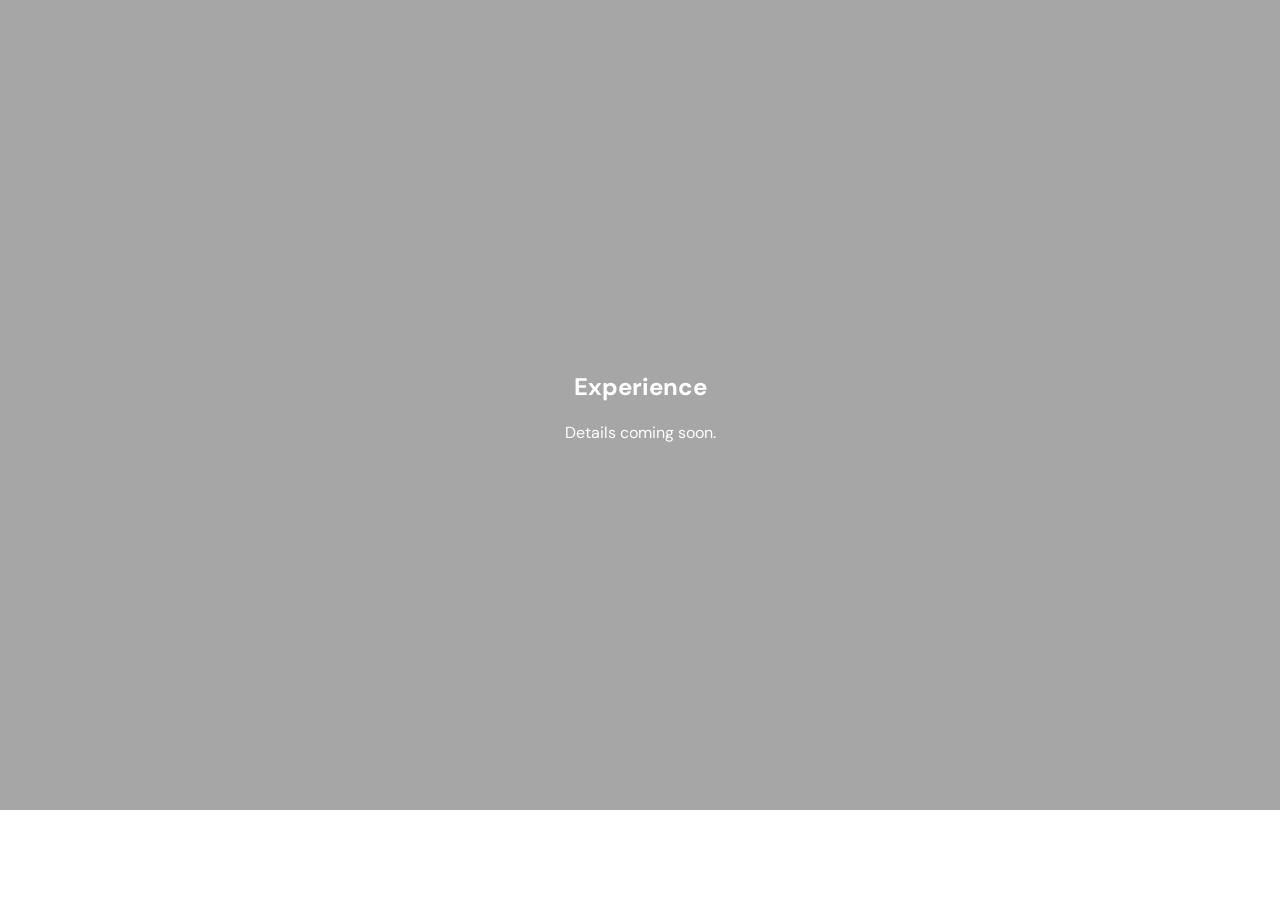
<file: ancientStones.html>
<!DOCTYPE html>
<html lang="en">

<head>

<meta charset="UTF-8">
<meta name="viewport" content="width=device-width, initial-scale=1.0">

<title>Experience</title>

<link href="https://fonts.googleapis.com/css2?family=Cormorant+Garamond:wght@300;400;500&family=DM+Sans:wght@300;400&display=swap" rel="stylesheet">

<style>

body{
margin:0;
font-family:'DM Sans',sans-serif;
}

.exp-hero{
height:90vh;
display:flex;
align-items:center;
justify-content:center;
color:white;
text-align:center;
position:relative;
overflow:hidden;
}

/* video behaves like background */

.exp-hero video{
position:absolute;
top:0;
left:0;
width:100%;
height:100%;
object-fit:cover;
z-index:0;
display:none;
}

/* image behaves like background */

.exp-hero img{
position:absolute;
top:0;
left:0;
width:100%;
height:100%;
object-fit:cover;
z-index:0;
display:none;
}

/* ✨ smooth fade effect */

.exp-hero video,
.exp-hero img{
transition: opacity 0.6s ease;
}

/* overlay */

.exp-hero::after{
content:"";
position:absolute;
inset:0;
background:rgba(0,0,0,.35);
z-index:1;
}

/* text */

.exp-hero-inner{
position:relative;
z-index:2;
max-width:700px;
}

</style>

</head>

<body>

<section class="exp-hero">

<video id="heroVideo" autoplay muted loop playsinline></video>

<img id="heroImage" />

<div class="exp-hero-inner">
<h1 id="expTitle"></h1>
<p id="expDesc"></p>
</div>

</section>


<script>

const data = JSON.parse(localStorage.getItem("selectedExperience"));

const hero = document.querySelector(".exp-hero");
const video = document.getElementById("heroVideo");
const image = document.getElementById("heroImage");

if(data){

document.getElementById("expTitle").innerText = data.title;
document.getElementById("expDesc").innerText = data.desc;

/* ✅ improved safe video check */

if(data.video && data.video !== "null" && data.video !== ""){

video.innerHTML = `<source src="${data.video}" type="video/mp4">`;
video.load();

video.style.display = "block";
video.style.opacity = "1";

image.style.display = "none";
image.style.opacity = "0";

}else if(data.image){

image.src = data.image;

image.style.display = "block";
image.style.opacity = "1";

video.style.display = "none";
video.style.opacity = "0";

}

}else{

document.getElementById("expTitle").innerText = "Experience";
document.getElementById("expDesc").innerText = "Details coming soon.";

}

</script>

</body>

</html>
</file>
<file: styles.css>
*, *::before, *::after { box-sizing: border-box; margin: 0; padding: 0; }

:root {
  --gold: #B8893A;
  --gold-light: #D4A85A;
  --gold-pale: #E8C98A;
  --dark: #1A1510;
  --dark-mid: #2A2018;
  --cream: #F5F0E8;
  --cream-warm: #EDE6D6;
  --text-dark: #2C2416;
  --text-mid: #6B5E4A;
  --text-light: #9A8C7A;
  --white: #FFFFFF;
  --nav-h: 80px;
  --maroon: #551516;
  --green: #02423E;
}

html { scroll-behavior: smooth; }

body {
  font-family: 'DM Sans', sans-serif;
  background: var(--cream);
  color: var(--text-dark);
  overflow-x: hidden;
}

/* ── NAVBAR ── */
nav {
  position: fixed;
  top: 0; left: 0; right: 0;
  z-index: 100;
  height: var(--nav-h);
  display: flex;
  align-items: center;
  justify-content: space-between;
  padding: 0 48px;
  transition: background 0.4s, box-shadow 0.4s;
}
nav.scrolled {
  background: #551516;
  box-shadow: 0 1px 0 #a7703a;
  backdrop-filter: blur(8px);
}

.nav-logo img{
  height:50px;
  width:auto;
  object-fit:contain;
  display:block;
}

.nav-links {
  display: flex;
  align-items: center;
  gap: 32px;
  list-style: none;
}
.nav-links a {
  font-size: 12px;
  font-weight: 650;
  letter-spacing: 0.14em;
  text-transform: uppercase;
  text-decoration: none;
  color: #faf9f8;
  transition: color 0.3s;
}
nav.scrolled .nav-links a { color: #a7703a; }
.nav-links a:hover { color: #551516; }

.nav-cta {
  background: #a7703a;
  color: var(--white) !important;
  padding: 12px 24px;
  font-size: 11px !important;
  letter-spacing: 0.14em;
  text-transform: uppercase;
  text-decoration: none;
  font-weight: 500;
  transition: background 0.3s !important;
}
.nav-cta:hover { background: var(--gold) !important; }

.nav-burger {
  width: 28px;
  display: none;
  flex-direction: column;
  gap: 5px;
  cursor: pointer;
}
.nav-burger span {
  display: block;
  height: 1.5px;
  background: #551516;
  transition: background 0.4s;
}
nav.scrolled .nav-burger span { background: var(--text-mid); }

/* ── HERO ── */
#hero {
  position: relative;
  height: 100vh;
  min-height: 700px;
  display: flex;
  flex-direction: column;
  align-items: flex-start;
  justify-content: center;
  overflow: hidden;
}
.hero-bg {
  position: absolute;
  inset: 0;
  overflow: hidden;
}
.hero-video {
  position: absolute;
  inset: 0;
  width: 100%;
  height: 100%;
  object-fit: cover;
  display: block;
}

.hero-video-overlay {
  position: absolute;
  inset: 0;
  background: linear-gradient(
    to bottom,
    rgba(10,8,5,0.25) 0%,
    rgba(10,8,5,0.5) 55%,
    rgba(10,8,5,0.65) 100%
  );
}

#hero.loaded .hero-bg { transform: scale(1); }

.hero-content {
  position: relative;
  padding: 0 10vw;
  max-width: 900px;
}
.hero-eyebrow {
  font-size: 10px;
  font-weight: 500;
  letter-spacing: 0.32em;
  text-transform: uppercase;
  color: var(--gold-light);
  margin-bottom: 24px;
  opacity: 0;
  transform: translateY(20px);
  animation: fadeUp 0.8s 0.3s forwards;
}
.hero-title {
  font-family: 'Cormorant Garamond', serif;
  font-size: clamp(46px, 7vw, 90px);
  font-weight: 300;
  color: var(--white);
  line-height: 1.06;
  letter-spacing: -0.01em;
  opacity: 0;
  transform: translateY(30px);
  animation: fadeUp 0.9s 0.5s forwards;
  margin-bottom: 28px;
}
.hero-title em { font-style: italic; color: var(--gold-pale); }
.hero-sub {
  font-size: 15px;
  font-weight: 300;
  color: rgba(255,255,255,0.72);
  max-width: 500px;
  line-height: 1.75;
  margin-bottom: 44px;
  opacity: 0;
  transform: translateY(20px);
  animation: fadeUp 0.8s 0.7s forwards;
}
.hero-btns {
  display: flex;
  gap: 16px;
  flex-wrap: wrap;
  opacity: 0;
  transform: translateY(20px);
  animation: fadeUp 0.8s 0.9s forwards;
}
.btn-primary {
  background: #a7703a;
  color: var(--white);
  padding: 16px 36px;
  font-size: 11px;
  font-weight: 500;
  letter-spacing: 0.16em;
  text-transform: uppercase;
  text-decoration: none;
  border: none;
  cursor: pointer;
  transition: background 0.3s, transform 0.2s;
  display: inline-block;
}
.btn-primary:hover { background: #551516; transform: translateY(-1px); }
.btn-outline {
  background: transparent;
  color: var(--white);
  padding: 16px 36px;
  font-size: 11px;
  font-weight: 500;
  letter-spacing: 0.16em;
  text-transform: uppercase;
  text-decoration: none;
  border: 1px solid rgba(255,255,255,0.45);
  cursor: pointer;
  transition: border-color 0.3s, background 0.3s, transform 0.2s;
  display: inline-block;
}
.btn-outline:hover { border-color: var(--white); background: #551516; transform: translateY(-1px); }

.hero-scroll {
  position: absolute;
  bottom: 36px;
  left: 10vw;
  display: flex;
  flex-direction: column;
  align-items: center;
  gap: 8px;
  opacity: 0;
  animation: fadeUp 0.8s 1.3s forwards;
}
.hero-scroll span {
  font-size: 9px;
  letter-spacing: 0.25em;
  text-transform: uppercase;
  color: var(--white);
}
.scroll-line {
  width: 1px;
  height: 40px;
  background: linear-gradient(to bottom, var(--white), transparent);
  animation: scrollPulse 2s 2s infinite;
}

/* ── VISUAL STRIP ── */
#visual-strip { width: 100%; }
.strip-grid {
  display: grid;
  grid-template-columns: repeat(4, 1fr);
  height: 420px;
}
.strip-card {
  position: relative;
  overflow: hidden;
  cursor: pointer;
}
.strip-img {
  position: absolute; inset: 0;
  background-size: cover;
  background-position: center;
  transition: transform 0.7s ease;
}
.strip-card:hover .strip-img { transform: scale(1.07); }
.strip-overlay {
  position: absolute; inset: 0;
  background: linear-gradient(to top, rgba(10,8,5,0.75) 0%, rgba(10,8,5,0.1) 55%, transparent 100%);
}
.strip-label {
  position: absolute;
  bottom: 28px; left: 28px;
  font-family: 'Cormorant Garamond', serif;
  font-size: 34px;
  font-weight: 400;
  color: var(--white);
  letter-spacing: 0.02em;
}

/* ═══════════════════════════════════════════════════════════
   ABOUT SECTION  — Luxury Cinematic Redesign
   Drop this into your stylesheet.
   Requires: Cormorant Garamond + DM Sans (already in project)
═══════════════════════════════════════════════════════════ */

/* ── Section shell ── */
#about {
  position: relative;
  overflow: hidden;
  padding: 90px 80px;
  min-height: 100vh;
  display: flex;
  flex-direction: column;
  justify-content: center;
  isolation: isolate;
}

/* ── Video background ── */
.about-video-wrap {
  position: absolute;
  inset: 0;
  z-index: -1;
}

.about-video {
  position: absolute;
  inset: 0;
  width: 100%;
  height: 100%;
  object-fit: cover;
  /* Slow subtle zoom — cinematic Ken Burns */
  animation: aboutVideoZoom 24s ease-in-out infinite alternate;
  will-change: transform;
}

@keyframes aboutVideoZoom {
  from { transform: scale(1);    }
  to   { transform: scale(1.06); }
}

/* Layered overlays */
.about-overlay-base {
  position: absolute;
  inset: 0;
  background:
    linear-gradient(
      135deg,
      rgba(2, 18, 16, 0.65) 0%,
      rgba(2, 18, 16, 0.50) 50%,
      rgba(10, 30, 28, 0.72) 100%
    );
} 

.about-overlay-vignette {
  position: absolute;
  inset: 0;
  background: radial-gradient(
    ellipse at center,
    transparent 40%,
    rgba(0, 0, 0, 0.10) 100%
  );
}

/* Subtle film grain */
.about-overlay-grain {
  position: absolute;
  inset: 0;
  opacity: 0.010;
  background-image: url("data:image/svg+xml,%3Csvg viewBox='0 0 256 256' xmlns='http://www.w3.org/2000/svg'%3E%3Cfilter id='n'%3E%3CfeTurbulence type='fractalNoise' baseFrequency='0.85' numOctaves='4' stitchTiles='stitch'/%3E%3C/filter%3E%3Crect width='100%25' height='100%25' filter='url(%23n)'/%3E%3C/svg%3E");
  pointer-events: none;
}

/* ── Decorative rules (top & bottom) ── */
.about-rule-top,
.about-rule-bottom {
  display: flex;
  align-items: center;
  gap: 14px;
  margin-bottom: 64px;
  /* reveal animation */
  opacity: 0;
  transform: scaleX(0.4);
  transition: opacity 0.9s ease, transform 0.9s ease;
}

.about-rule-bottom {
  margin-bottom: 0;
  margin-top: 64px;
}

#about.about-visible .about-rule-top,
#about.about-visible .about-rule-bottom {
  opacity: 1;
  transform: scaleX(1);
}

.about-rule-line {
  flex: 1;
  height: 1px;
  background: linear-gradient(90deg, transparent, rgba(167, 112, 58, 0.6), transparent);
}

.about-rule-diamond {
  width: 7px;
  height: 7px;
  border: 1px solid rgba(167, 112, 58, 0.8);
  transform: rotate(45deg);
  flex-shrink: 0;
}

/* ── Inner layout: two columns ── */
.about-inner {
  display: flex;
  align-items: flex-start;
  gap: 80px;
  max-width: 1100px;
  margin: 0 auto;
  width: 100%;
}

/* ── Left column ── */
.about-left {
  flex: 0 0 auto;
  display: flex;
  flex-direction: column;
  align-items: flex-start;
  padding-top: 6px;
}

.about-eyebrow {
  display: block;
  font-family: 'DM Sans', sans-serif;
  font-size: 9px;
  font-weight: 400;
  letter-spacing: 0.3em;
  text-transform: uppercase;
  color: #a7703a;
  margin-bottom: 18px;
  /* reveal */
  opacity: 0;
  transform: translateY(10px);
  transition: opacity 0.7s ease 0.2s, transform 0.7s ease 0.2s;
}

#about.about-visible .about-eyebrow {
  opacity: 1;
  transform: none;
}

.about-heading {
  font-family: 'Cormorant Garamond', serif;
  font-size: clamp(54px, 7vw, 90px);
  font-weight: 300;
  color: #ffffff;
  line-height: 0.95;
  letter-spacing: -1px;
  margin-bottom: 28px;
  /* reveal */
  opacity: 0;
  transform: translateY(20px);
  transition: opacity 0.8s ease 0.35s, transform 0.8s ease 0.35s;
}

#about.about-visible .about-heading {
  opacity: 1;
  transform: none;
}

/* Vertical decorative rule under heading */
.about-vert-rule {
  width: 1px;
  height: 0;
  background: linear-gradient(to bottom, #a7703a, transparent);
  transition: height 1.2s cubic-bezier(0.25, 0.8, 0.25, 1) 0.6s;
}

#about.about-visible .about-vert-rule {
  height: 120px;
}

/* ── Right column ── */
.about-right {
  flex: 1;
  min-width: 0;
  padding-top: 14px;
}

/* ── Story slides ── */
.about-story-wrap {
  position: relative;
  min-height: 130px;
  margin-bottom: 28px;
}

.about-slide {
  position: absolute;
  inset: 0;
  opacity: 0;
  transform: translateY(18px);
  transition: opacity 0.75s ease, transform 0.75s ease;
  pointer-events: none;
}

.about-slide.active {
  opacity: 1;
  transform: translateY(0);
  pointer-events: auto;
  /* also waits for section reveal */
  transition-delay: 0.5s;
}

/* If section not yet visible, keep hidden */
#about:not(.about-visible) .about-slide.active {
  opacity: 0;
  transform: translateY(18px);
}

.about-slide p {
  font-family: 'DM Sans', sans-serif;
  font-size: clamp(15px, 1.8vw, 19px);
  font-weight: 300;
  line-height: 1.85;
  color: rgba(245, 245, 240, 0.92);
  letter-spacing: 0.01em;
}

/* ── Slide nav dots ── */
.about-slide-nav {
  display: flex;
  gap: 10px;
  margin-bottom: 48px;
  opacity: 0;
  transition: opacity 0.6s ease 0.7s;
}

#about.about-visible .about-slide-nav {
  opacity: 1;
}

.about-dot {
  width: 28px;
  height: 2px;
  background: rgba(255, 255, 255, 0.25);
  border: none;
  cursor: pointer;
  padding: 0;
  border-radius: 1px;
  transition: background 0.35s ease, width 0.35s ease;
}

.about-dot.active {
  background: #a7703a;
  width: 44px;
}

.about-dot:hover:not(.active) {
  background: rgba(255, 255, 255, 0.5);
}

/* ── Stat divider ── */
.about-stat-divider {
  display: flex;
  align-items: center;
  gap: 16px;
  margin-bottom: 40px;
  opacity: 0;
  transition: opacity 0.7s ease 0.8s;
}

#about.about-visible .about-stat-divider {
  opacity: 1;
}

.about-stat-divider span:first-child,
.about-stat-divider span:last-child {
  flex: 1;
  height: 1px;
  background: rgba(255, 255, 255, 0.12);
}

.about-stat-divider-label {
  font-family: 'DM Sans', sans-serif;
  font-size: 8px;
  font-weight: 400;
  letter-spacing: 0.3em;
  text-transform: uppercase;
  color: rgba(167, 112, 58, 0.8);
  white-space: nowrap;
  flex: 0 !important;
  height: auto !important;
  background: none !important;
}

/* ── Stats row ── */
.about-stats {
  display: flex;
  align-items: center;
  gap: 0;
  opacity: 0;
  transform: translateY(16px);
  transition: opacity 0.8s ease 0.9s, transform 0.8s ease 0.9s;
}

#about.about-visible .about-stats {
  opacity: 1;
  transform: none;
}

.about-stat {
  flex: 1;
  text-align: center;
  position: relative;
}

.about-stat-sep {
  width: 1px;
  height: 56px;
  background: rgba(255, 255, 255, 0.14);
  flex-shrink: 0;
}

.about-stat-num {
  display: inline-block;
  font-family: 'Cormorant Garamond', serif;
  font-size: clamp(38px, 4.5vw, 58px);
  font-weight: 300;
  color: #a7703a;
  line-height: 1;
}

.about-stat-suffix {
  font-family: 'Cormorant Garamond', serif;
  font-size: clamp(22px, 2.5vw, 30px);
  font-weight: 300;
  color: rgba(167, 112, 58, 0.75);
  vertical-align: super;
  margin-left: 2px;
}

.about-stat-label {
  display: block;
  margin-top: 8px;
  font-family: 'DM Sans', sans-serif;
  font-size: 9px;
  font-weight: 400;
  letter-spacing: 0.2em;
  text-transform: uppercase;
  color: rgba(245, 245, 240, 0.55);
}

/* ── Auto-advance progress bar on each stat ── */
.about-stat::after {
  content: none; /* used for optional progress underline */
}

/* ════════════════════════════════
   RESPONSIVE — Tablet
════════════════════════════════ */
@media (max-width: 900px) {
  #about {
    padding: 100px 48px;
  }

  .about-inner {
    gap: 52px;
  }

  .about-heading {
    font-size: clamp(48px, 8vw, 70px);
  }
}

/* ════════════════════════════════
   RESPONSIVE — Mobile
════════════════════════════════ */
@media (max-width: 640px) {
  #about {
    padding: 80px 24px;
    min-height: auto;
  }

  /* Stack columns vertically */
  .about-inner {
    flex-direction: column;
    align-items: center;
    gap: 32px;
    text-align: center;
  }

  .about-left {
    align-items: center;
    padding-top: 0;
  }

  .about-vert-rule {
    display: none;
  }

  .about-heading {
    font-size: clamp(52px, 16vw, 72px);
    letter-spacing: 0;
    margin-bottom: 0;
  }

  .about-story-wrap {
    min-height: 160px;
  }

  .about-slide p {
    font-size: 15px;
    line-height: 1.8;
  }

  .about-slide-nav {
    justify-content: center;
    margin-bottom: 36px;
  }

  .about-stat-divider {
    margin-bottom: 32px;
  }

  .about-stats {
    gap: 0;
    width: 100%;
  }

  .about-stat-num {
    font-size: 40px;
  }

  .about-stat-label {
    font-size: 8px;
    letter-spacing: 0.12em;
  }

  .about-stat-sep {
    height: 44px;
  }

  .about-rule-top  { margin-bottom: 40px; }
  .about-rule-bottom { margin-top: 40px; }
}

/* ═══════════════════════════════════════════════════
   EXPERIENCES SECTION
   Paste this into your existing stylesheet.
   Requires: Cormorant Garamond + DM Sans (Google Fonts)
   Add to your <head> if not already present:
   <link href="https://fonts.googleapis.com/css2?family=Cormorant+Garamond:ital,wght@0,300;0,400;0,600;1,300;1,400&family=DM+Sans:wght@300;400;500&display=swap" rel="stylesheet">
═══════════════════════════════════════════════════ */

/* ── Section Shell ── */
#experiences {
  background: var(--cream, #F9F5EF);
  padding: 100px 0 120px;
  overflow: hidden;
  position: relative;
}

/* ── Header ── */
.exp-header {
  text-align: center;
  padding: 0 48px;
  margin-bottom: 72px;
}

.exp-eyebrow {
  display: block;
  font-family: 'DM Sans', sans-serif;
  font-size: 10px;
  font-weight: 400;
  letter-spacing: 0.28em;
  text-transform: uppercase;
  color: #a7703a;
  margin-bottom: 18px;
  opacity: 0;
  transform: translateY(12px);
  animation: expFadeUp 0.7s ease forwards 0.1s;
}

.exp-title {
  font-family: 'Cormorant Garamond', serif;
  font-size: clamp(38px, 5vw, 64px);
  font-weight: 300;
  color: #551516;
  line-height: 1.1;
  margin-bottom: 20px;
  opacity: 0;
  transform: translateY(16px);
  animation: expFadeUp 0.7s ease forwards 0.25s;
}

.exp-intro {
  font-family: 'DM Sans', sans-serif;
  font-size: 14px;
  font-weight: 300;
  color: #02423e;
  line-height: 1.8;
  max-width: 560px;
  margin: 0 auto;
  opacity: 0;
  animation: expFadeUp 0.7s ease forwards 0.4s;
}

@keyframes expFadeUp {
  to { opacity: 1; transform: translateY(0); }
}

/* ── Category Block ── */
.exp-category {
  margin-bottom: 80px;
  opacity: 0;
  transform: translateY(30px);
  transition: opacity 0.7s ease, transform 0.7s ease;
}

.exp-category.visible {
  opacity: 1;
  transform: none;
}

/* ── Category Header ── */
.exp-cat-header {
  display: flex;
  align-items: baseline;
  gap: 20px;
  padding: 0 60px;
  margin-bottom: 32px;
  position: relative;
}

.exp-cat-header::after {
  content: '';
  position: absolute;
  left: 60px;
  right: 60px;
  bottom: -14px;
  height: 1px;
  background: linear-gradient(90deg, #551516 0%, transparent 60%);
}

.exp-cat-num {
  font-family: 'Cormorant Garamond', serif;
  font-size: 13px;
  letter-spacing: 0.22em;
  color: #a7703a;
  flex-shrink: 0;
}

.exp-cat-title {
  font-family: 'Cormorant Garamond', serif;
  font-size: clamp(26px, 3vw, 40px);
  font-weight: 300;
  color: #551516;
  line-height: 1;
}

.exp-cat-tagline {
  font-family: 'DM Sans', sans-serif;
  font-size: 11px;
  font-weight: 300;
  color: #a7703a;
  letter-spacing: 0.1em;
  font-style: italic;
  margin-left: auto;
  flex-shrink: 0;
}

/* ── Slider Wrapper ── */
.exp-slider-wrap {
  position: relative;
}

/* ── Arrow Buttons ── */
.exp-arrow {
  position: absolute;
  top: 50%;
  transform: translateY(-60%);
  width: 44px;
  height: 44px;
  border-radius: 50%;
  border: 1px solid rgba(167, 112, 58, 0.5);
  background: rgba(249, 245, 239, 0.92);
  backdrop-filter: blur(8px);
  -webkit-backdrop-filter: blur(8px);
  color: #a7703a;
  cursor: pointer;
  display: flex;
  align-items: center;
  justify-content: center;
  font-size: 22px;
  line-height: 1;
  z-index: 10;
  transition: background 0.25s, border-color 0.25s, color 0.25s,
              transform 0.25s, box-shadow 0.25s;
  box-shadow: 0 4px 16px rgba(0, 0, 0, 0.10);
  padding-bottom: 1px;
}

.exp-arrow.left  { left: 14px; }
.exp-arrow.right { right: 14px; }

.exp-arrow:hover {
  background: #a7703a;
  border-color: #a7703a;
  color: white;
  transform: translateY(-60%) scale(1.08);
  box-shadow: 0 8px 24px rgba(167, 112, 58, 0.35);
}

.exp-arrow:disabled {
  opacity: 0.3;
  cursor: default;
  pointer-events: none;
}

/* ── Scrollable Track ── */
.exp-track {
  display: flex;
  gap: 20px;
  padding: 20px 60px 36px;
  overflow-x: auto;
  scroll-behavior: smooth;
  scroll-snap-type: x mandatory;
  -ms-overflow-style: none;
  scrollbar-width: none;
  cursor: grab;
  user-select: none;
  -webkit-user-select: none;
}

.exp-track::-webkit-scrollbar { display: none; }

.exp-track.dragging {
  cursor: grabbing;
  scroll-behavior: auto;
}

/* ── Card ── */
.exp-card {
  flex: 0 0 340px;
  background: white;
  border-radius: 14px;
  overflow: hidden;
  scroll-snap-align: start;
  box-shadow: 0 8px 30px rgba(0, 0, 0, 0.07), 0 2px 6px rgba(0, 0, 0, 0.04);
  transition: transform 0.4s cubic-bezier(0.25, 0.8, 0.25, 1),
              box-shadow 0.4s ease;
}

.exp-card:hover {
  transform: translateY(-8px);
  box-shadow: 0 22px 50px rgba(0, 0, 0, 0.13), 0 4px 14px rgba(0, 0, 0, 0.06);
}

/* ── Card Media (image OR video) ── */
.exp-media {
  position: relative;
  height: 290px;
  overflow: hidden;
  background: #d8c9b2;
}

/* Works for both <img> and <video> */
.exp-media-img {
  width: 100%;
  height: 100%;
  object-fit: cover;
  display: block;
  transition: transform 0.65s cubic-bezier(0.25, 0.8, 0.25, 1);
}

.exp-card:hover .exp-media-img {
  transform: scale(1.06);
}

/* Dark gradient overlay on media */
.exp-media::after {
  content: '';
  position: absolute;
  inset: 0;
  background: linear-gradient(
    to bottom,
    transparent 40%,
    rgba(2, 18, 16, 0.35) 100%
  );
  pointer-events: none;
  z-index: 2;
}

/* ── Tag Floating on Image ── */
.exp-tag {
  position: absolute;
  top: 16px;
  left: 16px;
  z-index: 3;
  background: rgba(249, 245, 239, 0.9);
  backdrop-filter: blur(6px);
  -webkit-backdrop-filter: blur(6px);
  border-radius: 4px;
  font-family: 'DM Sans', sans-serif;
  font-size: 9px;
  font-weight: 500;
  letter-spacing: 0.2em;
  text-transform: uppercase;
  color: #a7703a;
  padding: 5px 10px;
}

/* ── Card Body ── */
.exp-body {
  padding: 22px 24px 24px;
}

.exp-card-title {
  font-family: 'Cormorant Garamond', serif;
  font-size: 22px;
  font-weight: 400;
  color: #551516;
  line-height: 1.2;
  margin-bottom: 10px;
}

.exp-card-desc {
  font-family: 'DM Sans', sans-serif;
  font-size: 12.5px;
  font-weight: 300;
  color: #02423e;
  line-height: 1.65;
  margin-bottom: 18px;
  opacity: 0.85;
}

/* ── Explore Link ── */
.exp-link {
  display: inline-flex;
  align-items: center;
  gap: 6px;
  font-family: 'DM Sans', sans-serif;
  font-size: 10px;
  font-weight: 500;
  letter-spacing: 0.18em;
  text-transform: uppercase;
  color: #a7703a;
  text-decoration: none;
  transition: color 0.25s, gap 0.25s;
}

.exp-link:hover {
  color: #551516;
  gap: 10px;
}

.exp-link-arrow {
  font-size: 14px;
  line-height: 1;
  transition: transform 0.25s;
}

.exp-link:hover .exp-link-arrow {
  transform: translateX(3px);
}

/* ── Progress Dots ── */
.exp-progress {
  display: flex;
  align-items: center;
  justify-content: center;
  gap: 8px;
  margin-top: 8px;
}

.exp-dot {
  width: 6px;
  height: 6px;
  border-radius: 50%;
  background: #E8DCC8;
  cursor: pointer;
  transition: width 0.3s ease, background 0.3s ease, border-radius 0.3s ease;
}

.exp-dot.active {
  width: 22px;
  border-radius: 3px;
  background: #a7703a;
}

/* ── CTA ── */
.exp-cta {
  text-align: center;
  padding: 40px 48px 0;
}

/* Reuses your existing .btn-primary — or add this if needed: */
/*
.btn-primary {
  display: inline-block;
  font-family: 'DM Sans', sans-serif;
  font-size: 10.5px;
  font-weight: 500;
  letter-spacing: 0.22em;
  text-transform: uppercase;
  color: white;
  background: #551516;
  padding: 16px 40px;
  border-radius: 2px;
  text-decoration: none;
  transition: background 0.3s, transform 0.3s, box-shadow 0.3s;
}
.btn-primary:hover {
  background: #3d0e0f;
  transform: translateY(-2px);
  box-shadow: 0 12px 28px rgba(85, 21, 22, 0.3);
}
*/

/* ── Responsive ── */
@media (max-width: 768px) {
  #experiences { padding: 72px 0 80px; }

  .exp-cat-header {
    flex-wrap: wrap;
    padding: 0 20px;
  }

  .exp-cat-header::after { left: 20px; right: 20px; }

  .exp-cat-tagline { margin-left: 0; }

  .exp-track { padding: 16px 20px 28px; }

  .exp-card { flex: 0 0 290px; }

  .exp-arrow.left  { left: 4px; }
  .exp-arrow.right { right: 4px; }
}

/* HERO VIDEO BACKGROUND */

.exp-hero{
height:90vh;
display:flex;
align-items:center;
justify-content:center;
color:white;
text-align:center;
position:relative;
overflow:hidden; /* IMPORTANT */
}

/* video behaves like background image */

.exp-hero video{
position:absolute;
top:0;
left:0;
width:100%;
height:100%;
object-fit:cover;
z-index:0;
}

/* dark overlay above video */

.exp-hero::after{
content:"";
position:absolute;
inset:0;
background:rgba(0,0,0,.35);
z-index:1;
}

/* text always on top */

.exp-hero-inner{
position:relative;
z-index:2;
max-width:700px;
}
.exp-hero h1{
letter-spacing:.04em;
animation:fadeUp 1.2s ease;
}

/* image behaves EXACTLY like video */

.exp-hero img{
position:absolute;
top:0;
left:0;
width:100%;
height:100%;
object-fit:cover; /* prevents stretching */
z-index:0;
display:none;
}

@keyframes fadeUp{
from{
opacity:0;
transform:translateY(20px);
}
to{
opacity:1;
transform:translateY(0);
}
}

/* ════════════════════════════════════════════════════
   SERVICES SECTION — Luxury Redesign
   Palette: #551516 bg · #a7703a gold · #02423e green
   Compact horizontal rows — ~half the original height
════════════════════════════════════════════════════ */

#services {
  position: relative;
  background: #551516;
  padding: 88px 64px;
  overflow: hidden;
  isolation: isolate;
}

/* Ambient depth — green bleed bottom-right */
.sv-ambient {
  position: absolute;
  inset: 0;
  pointer-events: none;
  z-index: 0;
  background:
    radial-gradient(ellipse 50% 55% at 100% 100%, rgba(2,66,62,0.20) 0%, transparent 65%),
    radial-gradient(ellipse 35% 40% at 0% 0%,   rgba(0,0,0,0.16)   0%, transparent 60%),
    radial-gradient(ellipse 30% 30% at 50% 50%,  rgba(167,112,58,0.04) 0%, transparent 60%);
}

.sv-wrap {
  position: relative;
  z-index: 1;
  max-width: 1100px;
  margin: 0 auto;
}

/* ── Header ── */
.sv-header {
  display: flex;
  align-items: flex-end;
  justify-content: space-between;
  gap: 40px;
  margin-bottom: 44px;
  /* reveal */
  opacity: 0;
  transform: translateY(18px);
  transition: opacity 0.8s ease, transform 0.8s ease;
}

#services.sv-in .sv-header {
  opacity: 1;
  transform: none;
}

.sv-header-left { flex-shrink: 0; }

.sv-eyebrow {
  display: block;
  font-family: 'DM Sans', sans-serif;
  font-size: 9px;
  font-weight: 400;
  letter-spacing: 0.32em;
  text-transform: uppercase;
  color: #a7703a;
  margin-bottom: 16px;
}

.sv-title {
  font-family: 'Cormorant Garamond', serif;
  font-size: clamp(36px, 4vw, 54px);
  font-weight: 300;
  color: #F9F5EF;
  line-height: 1.05;
  letter-spacing: -0.3px;
}

.sv-title em {
  font-style: italic;
  color: #a7703a;
}

.sv-sub {
  font-family: 'DM Sans', sans-serif;
  font-size: 13.5px;
  font-weight: 300;
  color: rgba(249,245,239,0.48);
  line-height: 1.8;
  max-width: 360px;
  text-align: right;
  flex-shrink: 1;
}

/* ── Decorative rule ── */
.sv-rule {
  display: flex;
  align-items: center;
  gap: 14px;
  margin-bottom: 0;
  opacity: 0;
  transform: scaleX(0.4);
  transition: opacity 0.9s ease 0.15s, transform 0.9s ease 0.15s;
}

#services.sv-in .sv-rule {
  opacity: 1;
  transform: scaleX(1);
}

.sv-rule-line {
  flex: 1;
  height: 1px;
  background: linear-gradient(90deg, transparent, rgba(167,112,58,0.4), transparent);
}

.sv-rule-diamond {
  width: 6px;
  height: 6px;
  border: 1px solid rgba(167,112,58,0.55);
  transform: rotate(45deg);
  flex-shrink: 0;
}

/* ── Service list ── */
.sv-list {
  margin: 0;
}

/* Thin divider between rows */
.sv-divider {
  height: 1px;
  background: rgba(167,112,58,0.12);
}

/* ── Service item row ── */
.sv-item {
  position: relative;
  display: flex;
  align-items: center;
  gap: 0;
  padding: 28px 0;
  overflow: hidden;
  cursor: default;
  /* reveal */
  opacity: 0;
  transform: translateX(-16px);
  transition:
    opacity 0.7s ease,
    transform 0.7s ease,
    background 0.35s ease;
}

#services.sv-in .sv-item:nth-child(1) { opacity:1; transform:none; transition-delay:0.25s; }
#services.sv-in .sv-item:nth-child(3) { opacity:1; transform:none; transition-delay:0.35s; }
#services.sv-in .sv-item:nth-child(5) { opacity:1; transform:none; transition-delay:0.45s; }
#services.sv-in .sv-item:nth-child(7) { opacity:1; transform:none; transition-delay:0.55s; }

/* Hover state */
.sv-item::before {
  content: '';
  position: absolute;
  inset: 0;
  background: rgba(2,66,62,0.18);
  opacity: 0;
  transition: opacity 0.35s ease;
  pointer-events: none;
}

.sv-item:hover::before,
.sv-item:focus-visible::before {
  opacity: 1;
}

/* Left: number + icon */
.sv-item-left {
  display: flex;
  align-items: center;
  gap: 20px;
  width: 120px;
  flex-shrink: 0;
}

.sv-num {
  font-family: 'Cormorant Garamond', serif;
  font-size: 12px;
  letter-spacing: 0.2em;
  color: rgba(167,112,58,0.6);
  flex-shrink: 0;
  min-width: 22px;
}

.sv-icon {
  width: 28px;
  height: 28px;
  color: #a7703a;
  flex-shrink: 0;
  transition: transform 0.35s ease, color 0.35s;
}

.sv-icon svg {
  width: 100%;
  height: 100%;
}

.sv-item:hover .sv-icon {
  transform: scale(1.15) rotate(-4deg);
  color: #c4934e;
}

/* Body: name + desc */
.sv-item-body {
  flex: 1;
  padding: 0 40px 0 16px;
  position: relative;
  z-index: 1;
}

.sv-name {
  font-family: 'Cormorant Garamond', serif;
  font-size: clamp(19px, 2vw, 24px);
  font-weight: 400;
  color: #F9F5EF;
  line-height: 1.1;
  margin-bottom: 6px;
  transition: color 0.3s;
}

.sv-item:hover .sv-name {
  color: #a7703a;
}

.sv-desc {
  font-family: 'DM Sans', sans-serif;
  font-size: 12.5px;
  font-weight: 300;
  color: rgba(249,245,239,0.42);
  line-height: 1.7;
  max-width: 520px;
  transition: color 0.3s;
}

.sv-item:hover .sv-desc {
  color: rgba(249,245,239,0.62);
}

/* Right: arrow link */
.sv-item-right {
  flex-shrink: 0;
  position: relative;
  z-index: 1;
}

.sv-link {
  display: flex;
  align-items: center;
  justify-content: center;
  width: 44px;
  height: 44px;
  border: 1px solid rgba(167,112,58,0.25);
  border-radius: 50%;
  color: rgba(167,112,58,0.6);
  text-decoration: none;
  transition: border-color 0.3s, color 0.3s, background 0.3s, transform 0.3s;
}

.sv-link svg {
  width: 18px;
  height: 9px;
  transition: transform 0.3s;
}

.sv-item:hover .sv-link {
  border-color: #a7703a;
  color: #a7703a;
  background: rgba(167,112,58,0.08);
  transform: scale(1.1);
}

.sv-item:hover .sv-link svg {
  transform: translateX(3px);
}

/* Watermark numeral */
.sv-watermark {
  position: absolute;
  right: 70px;
  top: 50%;
  transform: translateY(-50%);
  font-family: 'Cormorant Garamond', serif;
  font-size: 80px;
  font-weight: 300;
  color: rgba(167,112,58,0.04);
  line-height: 1;
  pointer-events: none;
  user-select: none;
  z-index: 0;
  transition: color 0.35s, opacity 0.35s;
}

.sv-item:hover .sv-watermark {
  color: rgba(167,112,58,0.07);
}

/* ── CTA ── */
.sv-cta {
  display: flex;
  justify-content: center;
  padding-top: 44px;
  opacity: 0;
  transition: opacity 0.8s ease 0.6s;
}

#services.sv-in .sv-cta {
  opacity: 1;
}

.sv-cta-btn {
  display: inline-flex;
  align-items: center;
  gap: 14px;
  font-family: 'DM Sans', sans-serif;
  font-size: 10px;
  font-weight: 500;
  letter-spacing: 0.24em;
  text-transform: uppercase;
  color: #F9F5EF;
  background: transparent;
  border: 1px solid rgba(167,112,58,0.4);
  padding: 16px 44px;
  text-decoration: none;
  border-radius: 2px;
  transition: border-color 0.3s, background 0.3s, color 0.3s, transform 0.25s, box-shadow 0.3s;
}

.sv-cta-btn svg {
  width: 18px;
  height: 9px;
  flex-shrink: 0;
  transition: transform 0.3s;
}

.sv-cta-btn:hover {
  background: #a7703a;
  border-color: #a7703a;
  color: #F9F5EF;
  transform: translateY(-2px);
  box-shadow: 0 10px 28px rgba(167,112,58,0.25);
}

.sv-cta-btn:hover svg {
  transform: translateX(5px);
}

/* ════════════════════════
   RESPONSIVE — Tablet
════════════════════════ */
@media (max-width: 900px) {
  #services {
    padding: 72px 40px;
  }

  .sv-header {
    flex-direction: column;
    align-items: flex-start;
    gap: 16px;
    margin-bottom: 36px;
  }

  .sv-sub {
    text-align: left;
    max-width: 100%;
  }

  .sv-item-body {
    padding: 0 20px 0 16px;
  }

  .sv-watermark {
    font-size: 60px;
    right: 50px;
  }
}

/* ════════════════════════
   RESPONSIVE — Mobile
════════════════════════ */
@media (max-width: 600px) {
  #services {
    padding: 64px 20px;
  }

  .sv-title {
    font-size: clamp(32px, 9vw, 44px);
  }

  .sv-item {
    flex-wrap: wrap;
    gap: 0;
    padding: 24px 0;
  }

  /* On mobile: left sits in one row, body wraps below */
  .sv-item-left {
    width: auto;
    gap: 14px;
    flex: 1;
  }

  .sv-item-body {
    flex: 0 0 100%;
    padding: 12px 0 0 0;
    order: 3;
  }

  .sv-item-right {
    order: 2;
  }

  .sv-watermark {
    display: none;
  }

  .sv-name {
    font-size: 20px;
  }

  .sv-desc {
    font-size: 12px;
  }

  .sv-cta-btn {
    width: 100%;
    justify-content: center;
    padding: 17px 24px;
  }
}


/* ── WHY US ── */
/*
#why-us { background: var(--dark); padding: 120px 48px; }
#why-us .section-eyebrow { color: var(--gold); }
#why-us .section-title { color: var(--white); margin-bottom: 80px; }
.pillars-grid {
  display: grid;
  grid-template-columns: repeat(4, 1fr);
  gap: 40px;
  max-width: 1200px;
  margin: 0 auto;
}
.pillar { text-align: center; padding: 0 16px; }
.pillar-icon {
  width: 64px; height: 64px;
  border: 1px solid rgba(184,137,58,0.35);
  border-radius: 50%;
  display: flex;
  align-items: center;
  justify-content: center;
  margin: 0 auto 16px;
  color: var(--gold);
}
.pillar-icon svg { width: 24px; height: 24px; }
.pillar-dot { width: 5px; height: 5px; background: var(--gold); border-radius: 50%; margin: 0 auto 20px; }
.pillar-name {
  font-family: 'Cormorant Garamond', serif;
  font-size: 22px;
  font-weight: 400;
  color: var(--white);
  margin-bottom: 14px;
  line-height: 1.2;
}
.pillar-desc { font-size: 13px; font-weight: 300; color: rgba(255,255,255,0.5); line-height: 1.75; }
*/


/* ── STORIES ── */
#stories { background: var(--cream-warm); padding: 120px 80px; }
#stories .section-title { text-align: center; margin-bottom: 60px; }
.stories-inner { max-width: 1200px; margin: 0 auto; }
.stories-grid {
  display: grid;
  grid-template-columns: repeat(4, 1fr);
  gap: 28px;
}
.story-quote {
  padding: 40px 32px;
  background: var(--white);
  position: relative;
}
.quote-mark {
  font-family: 'Cormorant Garamond', serif;
  font-size: 72px;
  font-weight: 300;
  color: var(--gold-pale);
  line-height: 0.6;
  margin-bottom: 20px;
  display: block;
}
.quote-text {
  font-family: 'Cormorant Garamond', serif;
  font-size: 20px;
  font-weight: 400;
  font-style: italic;
  color: var(--text-dark);
  line-height: 1.5;
  margin-bottom: 20px;
}
.quote-source {
  font-size: 9px;
  letter-spacing: 0.22em;
  text-transform: uppercase;
  color: var(--gold);
}

/* ════════════════════════════════════════════════════
   CONTACT SECTION — Luxury Redesign
   Palette: #551516 burgundy · #a7703a gold
            #F9F5EF cream  · #02423e deep green
   Requires: Cormorant Garamond + DM Sans
════════════════════════════════════════════════════ */

/* ── Variables ── */
:root {
  --ct-green:   #02423e;
  --ct-green-d: #071a18;
  --ct-burg:    #551516;
  --ct-gold:    #a7703a;
  --ct-gold-lt: #c4934e;
  --ct-cream:   #F9F5EF;
  --ct-cream-d: #ede7dc;
  --ct-muted:   rgba(249,245,239,0.5);
  --ct-border:  rgba(167,112,58,0.22);
}

/* ── Shell ── */
#contact {
  position: relative;
  background: var(--ct-green-d);
  padding: 130px 64px;
  overflow: hidden;
  isolation: isolate;
}

/* ── Ambient gradient glow ── */
.ct-ambient {
  position: absolute;
  inset: 0;
  pointer-events: none;
  z-index: 0;
  background:
    radial-gradient(ellipse 60% 50% at 15% 50%,  rgba(85,21,22,0.18) 0%, transparent 70%),
    radial-gradient(ellipse 50% 60% at 85% 20%,  rgba(167,112,58,0.10) 0%, transparent 65%),
    radial-gradient(ellipse 40% 40% at 80% 85%,  rgba(2,66,62,0.25) 0%, transparent 65%);
}

/* ── Layout ── */
.ct-wrap {
  position: relative;
  z-index: 1;
  max-width: 1180px;
  margin: 0 auto;
  display: grid;
  grid-template-columns: 1fr 1.5fr;
  gap: 80px;
  align-items: start;
}

/* ════════════════════════
   LEFT PANEL
════════════════════════ */
.ct-left {
  position: sticky;
  top: 80px;
}

.ct-left-inner {
  opacity: 0;
  transform: translateX(-20px);
  transition: opacity 0.9s ease, transform 0.9s ease;
}

#contact.ct-in .ct-left-inner {
  opacity: 1;
  transform: none;
}

.ct-eyebrow {
  display: block;
  font-family: 'DM Sans', sans-serif;
  font-size: 9px;
  font-weight: 400;
  letter-spacing: 0.35em;
  text-transform: uppercase;
  color: var(--ct-gold);
  margin-bottom: 22px;
}

.ct-heading {
  font-family: 'Cormorant Garamond', serif;
  font-size: clamp(46px, 4.8vw, 72px);
  font-weight: 300;
  color: var(--ct-cream);
  line-height: 1.0;
  letter-spacing: -0.5px;
  margin-bottom: 28px;
}

.ct-heading-italic {
  font-style: italic;
  color: var(--ct-gold);
}

.ct-tagline {
  font-family: 'DM Sans', sans-serif;
  font-size: 14px;
  font-weight: 300;
  color: var(--ct-muted);
  line-height: 1.85;
  margin-bottom: 52px;
}

/* Contact info */
.ct-info-block {
  display: flex;
  flex-direction: column;
  gap: 0;
  margin-bottom: 48px;
}

.ct-info-row {
  display: block;
  text-decoration: none;
  padding: 18px 0;
  border-bottom: 1px solid rgba(167,112,58,0.12);
  transition: padding-left 0.3s ease;
}

.ct-info-row:first-child {
  border-top: 1px solid rgba(167,112,58,0.12);
}

a.ct-info-row:hover {
  padding-left: 6px;
}

.ct-info-label {
  display: block;
  font-family: 'DM Sans', sans-serif;
  font-size: 8.5px;
  font-weight: 400;
  letter-spacing: 0.28em;
  text-transform: uppercase;
  color: var(--ct-gold);
  margin-bottom: 5px;
  opacity: 0.8;
}

.ct-info-value {
  display: block;
  font-family: 'DM Sans', sans-serif;
  font-size: 13.5px;
  font-weight: 300;
  color: rgba(249,245,239,0.82);
  line-height: 1.6;
  transition: color 0.25s;
}

a.ct-info-row:hover .ct-info-value {
  color: var(--ct-cream);
}

/* Ornament */
.ct-ornament {
  display: flex;
  flex-direction: column;
  align-items: flex-start;
  gap: 0;
}

.ct-ornament-line {
  display: block;
  width: 1px;
  height: 60px;
  background: linear-gradient(to bottom, var(--ct-gold), transparent);
  margin-left: 3px;
}

.ct-ornament-line--short {
  height: 30px;
  background: linear-gradient(to bottom, transparent, transparent);
}

.ct-ornament-diamond {
  display: block;
  width: 7px;
  height: 7px;
  border: 1px solid var(--ct-gold);
  transform: rotate(45deg);
  opacity: 0.6;
}

/* ════════════════════════
   FORM CARD
════════════════════════ */
.ct-right {
  opacity: 0;
  transform: translateY(24px);
  transition: opacity 0.9s ease 0.15s, transform 0.9s ease 0.15s;
}

#contact.ct-in .ct-right {
  opacity: 1;
  transform: none;
}

.ct-form-card {
  background: var(--ct-cream);
  border-radius: 4px;
  padding: 52px 52px 48px;
  position: relative;
  box-shadow:
    0 2px 0 0 var(--ct-burg),
    0 50px 100px rgba(0,0,0,0.4),
    0 10px 30px rgba(0,0,0,0.25);
}

/* Burgundy top-border accent */
.ct-form-card::before {
  content: '';
  position: absolute;
  top: 0;
  left: 0;
  right: 0;
  height: 2px;
  background: linear-gradient(90deg, var(--ct-burg), var(--ct-gold), var(--ct-burg));
}

/* ── Step bar ── */
.ct-step-bar {
  display: flex;
  align-items: center;
  gap: 16px;
  margin-bottom: 44px;
}

.ct-step-track {
  flex: 1;
  height: 1px;
  background: rgba(2,66,62,0.12);
  position: relative;
  overflow: visible;
}

.ct-step-fill {
  position: absolute;
  left: 0;
  top: 0;
  height: 1px;
  width: 50%;
  background: var(--ct-gold);
  transition: width 0.55s cubic-bezier(0.4,0,0.2,1);
}

.ct-step-label {
  font-family: 'Cormorant Garamond', serif;
  font-size: 13px;
  font-weight: 400;
  letter-spacing: 0.15em;
  color: rgba(2,66,62,0.4);
  flex-shrink: 0;
  transition: color 0.3s;
}

/* ── Panel title ── */
.ct-panel-title {
  font-family: 'Cormorant Garamond', serif;
  font-size: 22px;
  font-weight: 300;
  color: var(--ct-green);
  margin-bottom: 36px;
  letter-spacing: 0.02em;
}

/* ── Step panels ── */
.ct-step-panel {
  animation: ctSlideIn 0.45s cubic-bezier(0.4,0,0.2,1);
}

.ct-step-panel--hidden {
  display: none;
}

@keyframes ctSlideIn {
  from { opacity: 0; transform: translateX(16px); }
  to   { opacity: 1; transform: none; }
}

/* ── Grid ── */
.ct-grid-2 {
  display: grid;
  grid-template-columns: 1fr 1fr;
  gap: 0 32px;
}

/* ── Field ── */
.ct-field {
  position: relative;
  margin-bottom: 32px;
}

.ct-field > label {
  display: block;
  font-family: 'DM Sans', sans-serif;
  font-size: 8.5px;
  font-weight: 500;
  letter-spacing: 0.26em;
  text-transform: uppercase;
  color: rgba(2,66,62,0.45);
  margin-bottom: 12px;
}

.ct-ast { color: var(--ct-gold); }

.ct-field input,
.ct-field textarea {
  width: 100%;
  background: transparent;
  border: none;
  border-bottom: 1px solid rgba(2,66,62,0.18);
  padding: 10px 0;
  font-family: 'DM Sans', sans-serif;
  font-size: 14px;
  font-weight: 300;
  color: var(--ct-green);
  outline: none;
  transition: border-color 0.3s;
  -webkit-appearance: none;
  appearance: none;
}

.ct-field input::placeholder,
.ct-field textarea::placeholder {
  color: rgba(2,66,62,0.25);
}

.ct-field textarea {
  resize: none;
  min-height: 96px;
  line-height: 1.75;
  display: block;
}

/* Gold animated underline */
.ct-line {
  display: block;
  position: absolute;
  bottom: 0;
  left: 0;
  width: 0;
  height: 1.5px;
  background: var(--ct-gold);
  transition: width 0.38s ease;
  border-radius: 0;
}

.ct-field input:focus ~ .ct-line,
.ct-field textarea:focus ~ .ct-line {
  width: 100%;
}

.ct-field input:focus,
.ct-field textarea:focus {
  border-bottom-color: transparent;
}

/* ── Experience tiles ── */
.ct-tiles {
  display: grid;
  grid-template-columns: repeat(4, 1fr);
  gap: 10px;
  margin-top: 6px;
}

.ct-tile {
  padding: 14px 10px;
  background: white;
  border: 1px solid rgba(2,66,62,0.1);
  border-radius: 3px;
  cursor: pointer;
  font-family: 'DM Sans', sans-serif;
  font-size: 11px;
  font-weight: 400;
  color: rgba(2,66,62,0.55);
  text-align: center;
  line-height: 1.35;
  transition:
    border-color 0.25s,
    color 0.25s,
    background 0.25s,
    transform 0.2s,
    box-shadow 0.25s;
  position: relative;
  overflow: hidden;
}

.ct-tile::after {
  content: '';
  position: absolute;
  inset: 0;
  background: var(--ct-gold);
  opacity: 0;
  transition: opacity 0.25s;
  pointer-events: none;
}

.ct-tile:hover {
  border-color: rgba(167,112,58,0.4);
  color: var(--ct-green);
  transform: translateY(-2px);
  box-shadow: 0 6px 18px rgba(167,112,58,0.12);
}

.ct-tile.ct-sel {
  border-color: var(--ct-burg);
  background: var(--ct-burg);
  color: var(--ct-cream);
  box-shadow: 0 4px 16px rgba(85,21,22,0.25);
}

.ct-tile-name { position: relative; z-index: 1; }

/* ── Guest counter ── */
.ct-guests {
  display: flex;
  align-items: center;
  gap: 18px;
  padding: 8px 0 10px;
}

.ct-g-btn {
  width: 32px;
  height: 32px;
  border-radius: 50%;
  border: 1px solid rgba(2,66,62,0.2);
  background: transparent;
  cursor: pointer;
  display: flex;
  align-items: center;
  justify-content: center;
  transition: border-color 0.25s, background 0.25s;
  flex-shrink: 0;
}

.ct-g-btn svg {
  width: 12px;
  height: 12px;
  color: var(--ct-green);
  pointer-events: none;
}

.ct-g-btn:hover {
  border-color: var(--ct-gold);
  background: rgba(167,112,58,0.06);
}

.ct-g-val {
  font-family: 'Cormorant Garamond', serif;
  font-size: 28px;
  font-weight: 300;
  color: var(--ct-green);
  min-width: 24px;
  text-align: center;
  line-height: 1;
  transition: transform 0.18s ease;
}

.ct-g-val.ct-bump {
  transform: scale(1.25);
}

/* ── Select ── */
.ct-select-shell {
  position: relative;
  margin-top: 0;
}

.ct-select-shell select {
  width: 100%;
  background: transparent;
  border: none;
  border-bottom: 1px solid rgba(2,66,62,0.18);
  padding: 10px 24px 10px 0;
  font-family: 'DM Sans', sans-serif;
  font-size: 14px;
  font-weight: 300;
  color: var(--ct-green);
  outline: none;
  cursor: pointer;
  -webkit-appearance: none;
  appearance: none;
  transition: border-color 0.3s;
}

.ct-select-shell select:focus {
  border-bottom-color: var(--ct-gold);
}

.ct-select-shell select option {
  color: #0e1a18;
}

.ct-chevron {
  position: absolute;
  right: 4px;
  top: 50%;
  transform: translateY(-50%);
  width: 11px;
  height: 7px;
  color: rgba(2,66,62,0.35);
  pointer-events: none;
}

/* ── Actions ── */
.ct-actions {
  margin-top: 8px;
  display: flex;
  align-items: center;
}

.ct-actions--right  { justify-content: flex-end; }
.ct-actions--split  { justify-content: space-between; }

/* Next button */
.ct-btn-next {
  display: inline-flex;
  align-items: center;
  gap: 14px;
  font-family: 'DM Sans', sans-serif;
  font-size: 10px;
  font-weight: 500;
  letter-spacing: 0.22em;
  text-transform: uppercase;
  color: var(--ct-cream);
  background: var(--ct-green);
  border: none;
  padding: 16px 40px;
  border-radius: 2px;
  cursor: pointer;
  transition: background 0.3s, transform 0.2s, box-shadow 0.3s;
}

.ct-btn-next svg {
  width: 22px;
  height: 11px;
  flex-shrink: 0;
  transition: transform 0.3s;
}

.ct-btn-next:hover {
  background: #01312e;
  transform: translateY(-2px);
  box-shadow: 0 12px 28px rgba(2,66,62,0.3);
}

.ct-btn-next:hover svg { transform: translateX(4px); }

/* Back button */
.ct-btn-back {
  display: inline-flex;
  align-items: center;
  gap: 10px;
  font-family: 'DM Sans', sans-serif;
  font-size: 10px;
  font-weight: 400;
  letter-spacing: 0.18em;
  text-transform: uppercase;
  color: rgba(2,66,62,0.4);
  background: transparent;
  border: none;
  cursor: pointer;
  padding: 0;
  transition: color 0.25s;
}

.ct-btn-back svg {
  width: 22px;
  height: 11px;
  flex-shrink: 0;
  transition: transform 0.3s;
}

.ct-btn-back:hover {
  color: var(--ct-green);
}

.ct-btn-back:hover svg { transform: translateX(-4px); }

/* Submit button */
.ct-btn-submit {
  display: inline-flex;
  align-items: center;
  gap: 14px;
  font-family: 'DM Sans', sans-serif;
  font-size: 10px;
  font-weight: 500;
  letter-spacing: 0.22em;
  text-transform: uppercase;
  color: var(--ct-cream);
  background: var(--ct-burg);
  border: none;
  padding: 16px 40px;
  border-radius: 2px;
  cursor: pointer;
  transition: background 0.3s, transform 0.2s, box-shadow 0.3s;
}

.ct-btn-submit svg {
  width: 22px;
  height: 11px;
  flex-shrink: 0;
  transition: transform 0.3s;
}

.ct-btn-submit:hover {
  background: #3e0f10;
  transform: translateY(-2px);
  box-shadow: 0 12px 28px rgba(85,21,22,0.35);
}

.ct-btn-submit:hover svg { transform: translateX(4px); }

.ct-btn-submit.ct-loading {
  opacity: 0.65;
  cursor: not-allowed;
  pointer-events: none;
}

/* Privacy note */
.ct-privacy {
  font-family: 'DM Sans', sans-serif;
  font-size: 11px;
  font-weight: 300;
  color: rgba(2,66,62,0.35);
  text-align: center;
  margin-top: 22px;
  letter-spacing: 0.02em;
}

/* ── Validation shake ── */
@keyframes ctShake {
  0%,100% { transform: translateX(0); }
  20%      { transform: translateX(-5px); }
  40%      { transform: translateX(5px); }
  60%      { transform: translateX(-3px); }
  80%      { transform: translateX(3px); }
}

.ct-field.ct-err input,
.ct-field.ct-err textarea {
  border-bottom-color: var(--ct-burg);
  animation: ctShake 0.38s ease;
}

.ct-tiles.ct-err {
  animation: ctShake 0.38s ease;
  outline: 1px solid rgba(85,21,22,0.3);
  outline-offset: 6px;
  border-radius: 2px;
}

/* ── Success screen ── */
.ct-success {
  display: none;
  flex-direction: column;
  align-items: center;
  text-align: center;
  padding: 24px 0 12px;
}

.ct-success.ct-show {
  display: flex;
  animation: ctFadeUp 0.6s ease;
}

@keyframes ctFadeUp {
  from { opacity: 0; transform: translateY(14px); }
  to   { opacity: 1; transform: none; }
}

.ct-success-ring {
  width: 80px;
  height: 80px;
  margin-bottom: 28px;
}

.ct-success-ring svg {
  width: 100%;
  height: 100%;
}

.ct-check-path {
  stroke-dasharray: 36;
  stroke-dashoffset: 36;
  animation: ctCheckDraw 0.6s ease 0.3s forwards;
}

@keyframes ctCheckDraw {
  to { stroke-dashoffset: 0; }
}

.ct-success-heading {
  font-family: 'Cormorant Garamond', serif;
  font-size: 34px;
  font-weight: 300;
  color: var(--ct-green);
  margin-bottom: 14px;
  letter-spacing: 0.02em;
}

.ct-success-body {
  font-family: 'DM Sans', sans-serif;
  font-size: 14px;
  font-weight: 300;
  color: rgba(2,66,62,0.6);
  line-height: 1.8;
  max-width: 360px;
}

/* ════════════════════════
   RESPONSIVE — Tablet
════════════════════════ */
@media (max-width: 960px) {
  #contact {
    padding: 100px 40px;
  }

  .ct-wrap {
    grid-template-columns: 1fr;
    gap: 64px;
  }

  .ct-left {
    position: static;
    text-align: center;
  }

  .ct-tagline {
    margin-left: auto;
    margin-right: auto;
  }

  .ct-info-block {
    max-width: 420px;
    margin-left: auto;
    margin-right: auto;
  }

  .ct-ornament {
    align-items: center;
    margin-bottom: 0;
  }

  .ct-ornament-line {
    background: linear-gradient(to bottom, transparent, var(--ct-gold), transparent);
    height: 40px;
  }
}

/* ════════════════════════
   RESPONSIVE — Mobile
════════════════════════ */
@media (max-width: 640px) {
  #contact {
    padding: 80px 20px;
  }

  .ct-form-card {
    padding: 36px 24px 32px;
  }

  .ct-heading {
    font-size: clamp(44px, 13vw, 60px);
  }

  .ct-grid-2 {
    grid-template-columns: 1fr;
    gap: 0;
  }

  /* Tiles: 2 columns on mobile */
  .ct-tiles {
    grid-template-columns: repeat(2, 1fr);
    gap: 8px;
  }

  .ct-tile {
    padding: 13px 8px;
    font-size: 10.5px;
  }

  .ct-actions--split {
    flex-direction: column-reverse;
    gap: 20px;
    align-items: stretch;
  }

  .ct-btn-submit,
  .ct-btn-next {
    width: 100%;
    justify-content: center;
    padding: 17px;
  }

  .ct-btn-back {
    justify-content: center;
  }

  .ct-guests {
    justify-content: flex-start;
  }
}

/* ── SECTION COMMONS ── */
.section-eyebrow {
  font-size: 10px;
  font-weight: 500;
  letter-spacing: 0.3em;
  text-transform: uppercase;
  color: var(--gold);
  text-align: center;
  margin-bottom: 20px;
  display: block;
}
.section-title {
  font-family: 'Cormorant Garamond', serif;
  font-size: clamp(36px, 4.5vw, 60px);
  font-weight: 300;
  color: var(--text-dark);
  text-align: center;
  line-height: 1.12;
  margin-bottom: 60px;
}

/* ════════════════════════════════════════════════════
   FOOTER — Luxury Redesign
   Palette:
     Background  #551516  (burgundy)
     Gold        #a7703a
     Deep green  #02423e
     Cream       #F9F5EF
════════════════════════════════════════════════════ */

footer#footer {
  background: #551516;
  padding: 0 64px 0;
  position: relative;
  overflow: hidden;
  isolation: isolate;
}

/* Ambient texture — deep green shadow bottom-right */
footer#footer::before {
  content: '';
  position: absolute;
  inset: 0;
  background:
    radial-gradient(ellipse 55% 60% at 100% 100%, rgba(2,66,62,0.22) 0%, transparent 65%),
    radial-gradient(ellipse 40% 40% at 0% 0%,     rgba(0,0,0,0.18)   0%, transparent 60%);
  pointer-events: none;
  z-index: 0;
}

/* ── Top rule ── */
.ft-top-rule {
  display: flex;
  align-items: center;
  gap: 14px;
  padding-top: 64px;
  margin-bottom: 60px;
  position: relative;
  z-index: 1;
  opacity: 0;
  transform: scaleX(0.5);
  transition: opacity 0.9s ease, transform 0.9s ease;
}

footer#footer.ft-in .ft-top-rule {
  opacity: 1;
  transform: scaleX(1);
}

.ft-rule-line {
  flex: 1;
  height: 1px;
  background: linear-gradient(90deg, transparent, rgba(167,112,58,0.45), transparent);
}

.ft-rule-diamond {
  width: 7px;
  height: 7px;
  border: 1px solid rgba(167,112,58,0.6);
  transform: rotate(45deg);
  flex-shrink: 0;
}

/* ── Inner grid ── */
.ft-inner {
  position: relative;
  z-index: 1;
  max-width: 1180px;
  margin: 0 auto;
  display: grid;
  grid-template-columns: 1.5fr 1fr 1fr 1.3fr;
  gap: 48px;
  padding-bottom: 56px;
}

/* ════════════════
   BRAND COL
════════════════ */
.ft-brand {
  opacity: 0;
  transform: translateY(18px);
  transition: opacity 0.8s ease 0.1s, transform 0.8s ease 0.1s;
}

footer#footer.ft-in .ft-brand { opacity: 1; transform: none; }

/* Logo */
.ft-logo {
  display: flex;
  align-items: center;
  gap: 12px;
  margin-bottom: 20px;
}

.ft-logo-mark {
  width: 38px;
  height: 38px;
  background: #a7703a;
  display: flex;
  align-items: center;
  justify-content: center;
  font-family: 'Cormorant Garamond', serif;
  font-size: 20px;
  font-weight: 500;
  color: #F9F5EF;
  flex-shrink: 0;
}

.ft-logo-text {
  display: flex;
  flex-direction: column;
  gap: 1px;
}

.ft-logo-name {
  font-family: 'Cormorant Garamond', serif;
  font-size: 20px;
  font-weight: 500;
  color: #F9F5EF;
  letter-spacing: 0.04em;
  line-height: 1;
}

.ft-logo-sub {
  font-family: 'DM Sans', sans-serif;
  font-size: 8.5px;
  font-weight: 300;
  letter-spacing: 0.28em;
  text-transform: uppercase;
  color: rgba(249,245,239,0.45);
  line-height: 1;
}

.ft-brand-desc {
  font-family: 'DM Sans', sans-serif;
  font-size: 12.5px;
  font-weight: 300;
  color: rgba(249,245,239,0.48);
  line-height: 1.8;
  max-width: 270px;
  margin-bottom: 28px;
}

/* Social */
.ft-social-label {
  font-family: 'DM Sans', sans-serif;
  font-size: 8.5px;
  font-weight: 400;
  letter-spacing: 0.28em;
  text-transform: uppercase;
  color: #a7703a;
  margin-bottom: 12px;
  opacity: 0.85;
}

.ft-socials {
  display: flex;
  gap: 8px;
  margin-bottom: 10px;
}

.ft-social {
  width: 36px;
  height: 36px;
  border: 1px solid rgba(167,112,58,0.25);
  display: flex;
  align-items: center;
  justify-content: center;
  color: rgba(249,245,239,0.4);
  text-decoration: none;
  transition: border-color 0.28s, color 0.28s, background 0.28s, transform 0.22s;
  flex-shrink: 0;
}

.ft-social svg {
  width: 15px;
  height: 15px;
  pointer-events: none;
}

.ft-social:hover {
  border-color: #a7703a;
  color: #a7703a;
  background: rgba(167,112,58,0.08);
  transform: translateY(-3px);
}

.ft-handle {
  font-family: 'DM Sans', sans-serif;
  font-size: 10px;
  font-weight: 300;
  color: rgba(249,245,239,0.25);
  letter-spacing: 0.08em;
}

/* ════════════════
   NAV COLS
════════════════ */
.ft-col {
  opacity: 0;
  transform: translateY(18px);
}

footer#footer.ft-in .ft-col:nth-child(2) { opacity: 1; transform: none; transition: opacity 0.8s ease 0.2s, transform 0.8s ease 0.2s; }
footer#footer.ft-in .ft-col:nth-child(3) { opacity: 1; transform: none; transition: opacity 0.8s ease 0.3s, transform 0.8s ease 0.3s; }
footer#footer.ft-in .ft-col:nth-child(4) { opacity: 1; transform: none; transition: opacity 0.8s ease 0.4s, transform 0.8s ease 0.4s; }

.ft-col-heading {
  font-family: 'DM Sans', sans-serif;
  font-size: 8.5px;
  font-weight: 500;
  letter-spacing: 0.28em;
  text-transform: uppercase;
  color: #a7703a;
  margin-bottom: 22px;
}

.ft-list {
  list-style: none;
  padding: 0;
  margin: 0;
}

.ft-list li {
  margin-bottom: 13px;
}

.ft-list li a {
  font-family: 'DM Sans', sans-serif;
  font-size: 13px;
  font-weight: 300;
  color: rgba(249,245,239,0.45);
  text-decoration: none;
  display: inline-flex;
  align-items: center;
  gap: 0;
  transition: color 0.25s, gap 0.25s;
  position: relative;
}

.ft-list li a::before {
  content: '';
  display: inline-block;
  width: 0;
  height: 1px;
  background: #a7703a;
  transition: width 0.3s ease;
  margin-right: 0;
  vertical-align: middle;
}

.ft-list li a:hover {
  color: #F9F5EF;
  gap: 8px;
}

.ft-list li a:hover::before {
  width: 14px;
  margin-right: 6px;
}

/* Contact rows */
.ft-contact-row {
  display: block;
  text-decoration: none;
  padding: 14px 0;
  border-bottom: 1px solid rgba(167,112,58,0.1);
  transition: padding-left 0.28s;
}

.ft-contact-row:first-of-type {
  border-top: 1px solid rgba(167,112,58,0.1);
}

a.ft-contact-row:hover {
  padding-left: 5px;
}

.ft-contact-label {
  display: block;
  font-family: 'DM Sans', sans-serif;
  font-size: 8px;
  font-weight: 400;
  letter-spacing: 0.26em;
  text-transform: uppercase;
  color: #a7703a;
  margin-bottom: 3px;
  opacity: 0.8;
}

.ft-contact-val {
  display: block;
  font-family: 'DM Sans', sans-serif;
  font-size: 12.5px;
  font-weight: 300;
  color: rgba(249,245,239,0.5);
  line-height: 1.6;
  transition: color 0.25s;
}

a.ft-contact-row:hover .ft-contact-val {
  color: rgba(249,245,239,0.85);
}

/* CTA button */
.ft-cta {
  display: inline-flex;
  align-items: center;
  gap: 10px;
  margin-top: 24px;
  font-family: 'DM Sans', sans-serif;
  font-size: 9.5px;
  font-weight: 500;
  letter-spacing: 0.22em;
  text-transform: uppercase;
  color: #F9F5EF;
  text-decoration: none;
  border-bottom: 1px solid rgba(167,112,58,0.4);
  padding-bottom: 6px;
  transition: color 0.25s, border-color 0.25s, gap 0.25s;
}

.ft-cta svg {
  width: 18px;
  height: 9px;
  flex-shrink: 0;
  transition: transform 0.28s;
}

.ft-cta:hover {
  color: #a7703a;
  border-color: #a7703a;
  gap: 14px;
}

.ft-cta:hover svg { transform: translateX(4px); }

/* ── Bottom rule ── */
.ft-bottom-rule {
  position: relative;
  z-index: 1;
  max-width: 1180px;
  margin: 0 auto;
}

.ft-bottom-rule .ft-rule-line {
  display: block;
  height: 1px;
  background: rgba(167,112,58,0.15);
}

/* ── Bottom bar ── */
.ft-bottom {
  position: relative;
  z-index: 1;
  max-width: 1180px;
  margin: 0 auto;
  display: flex;
  align-items: center;
  justify-content: space-between;
  flex-wrap: wrap;
  gap: 10px;
  padding: 22px 0 28px;
}

.ft-copy {
  font-family: 'DM Sans', sans-serif;
  font-size: 11px;
  font-weight: 300;
  color: rgba(249,245,239,0.22);
}

.ft-bottom-links {
  display: flex;
  align-items: center;
  gap: 16px;
}

.ft-bottom-sep {
  color: rgba(249,245,239,0.15);
  font-size: 11px;
}

.ft-bottom-links a {
  font-family: 'DM Sans', sans-serif;
  font-size: 11px;
  font-weight: 300;
  color: rgba(249,245,239,0.22);
  text-decoration: none;
  transition: color 0.25s;
}

.ft-bottom-links a:hover {
  color: #a7703a;
}

/* ════════════════════════
   RESPONSIVE — Tablet
════════════════════════ */
@media (max-width: 1060px) {
  footer#footer { padding: 0 40px; }

  .ft-inner {
    grid-template-columns: 1fr 1fr;
    gap: 44px 40px;
  }

  .ft-brand { grid-column: 1 / -1; }

  .ft-brand-desc { max-width: 100%; }
}

/* ════════════════════════
   RESPONSIVE — Mobile
════════════════════════ */
@media (max-width: 640px) {
  footer#footer { padding: 0 20px; }

  .ft-top-rule { padding-top: 52px; margin-bottom: 44px; }

  .ft-inner {
    grid-template-columns: 1fr;
    gap: 36px;
    padding-bottom: 44px;
  }

  .ft-brand { grid-column: auto; }

  .ft-col-heading { margin-bottom: 16px; }

  .ft-list li { margin-bottom: 11px; }

  .ft-bottom {
    flex-direction: column;
    align-items: flex-start;
    gap: 8px;
    padding: 20px 0 24px;
  }

  .ft-cta { margin-top: 20px; }

  .ft-socials { gap: 10px; }
}
</file>
